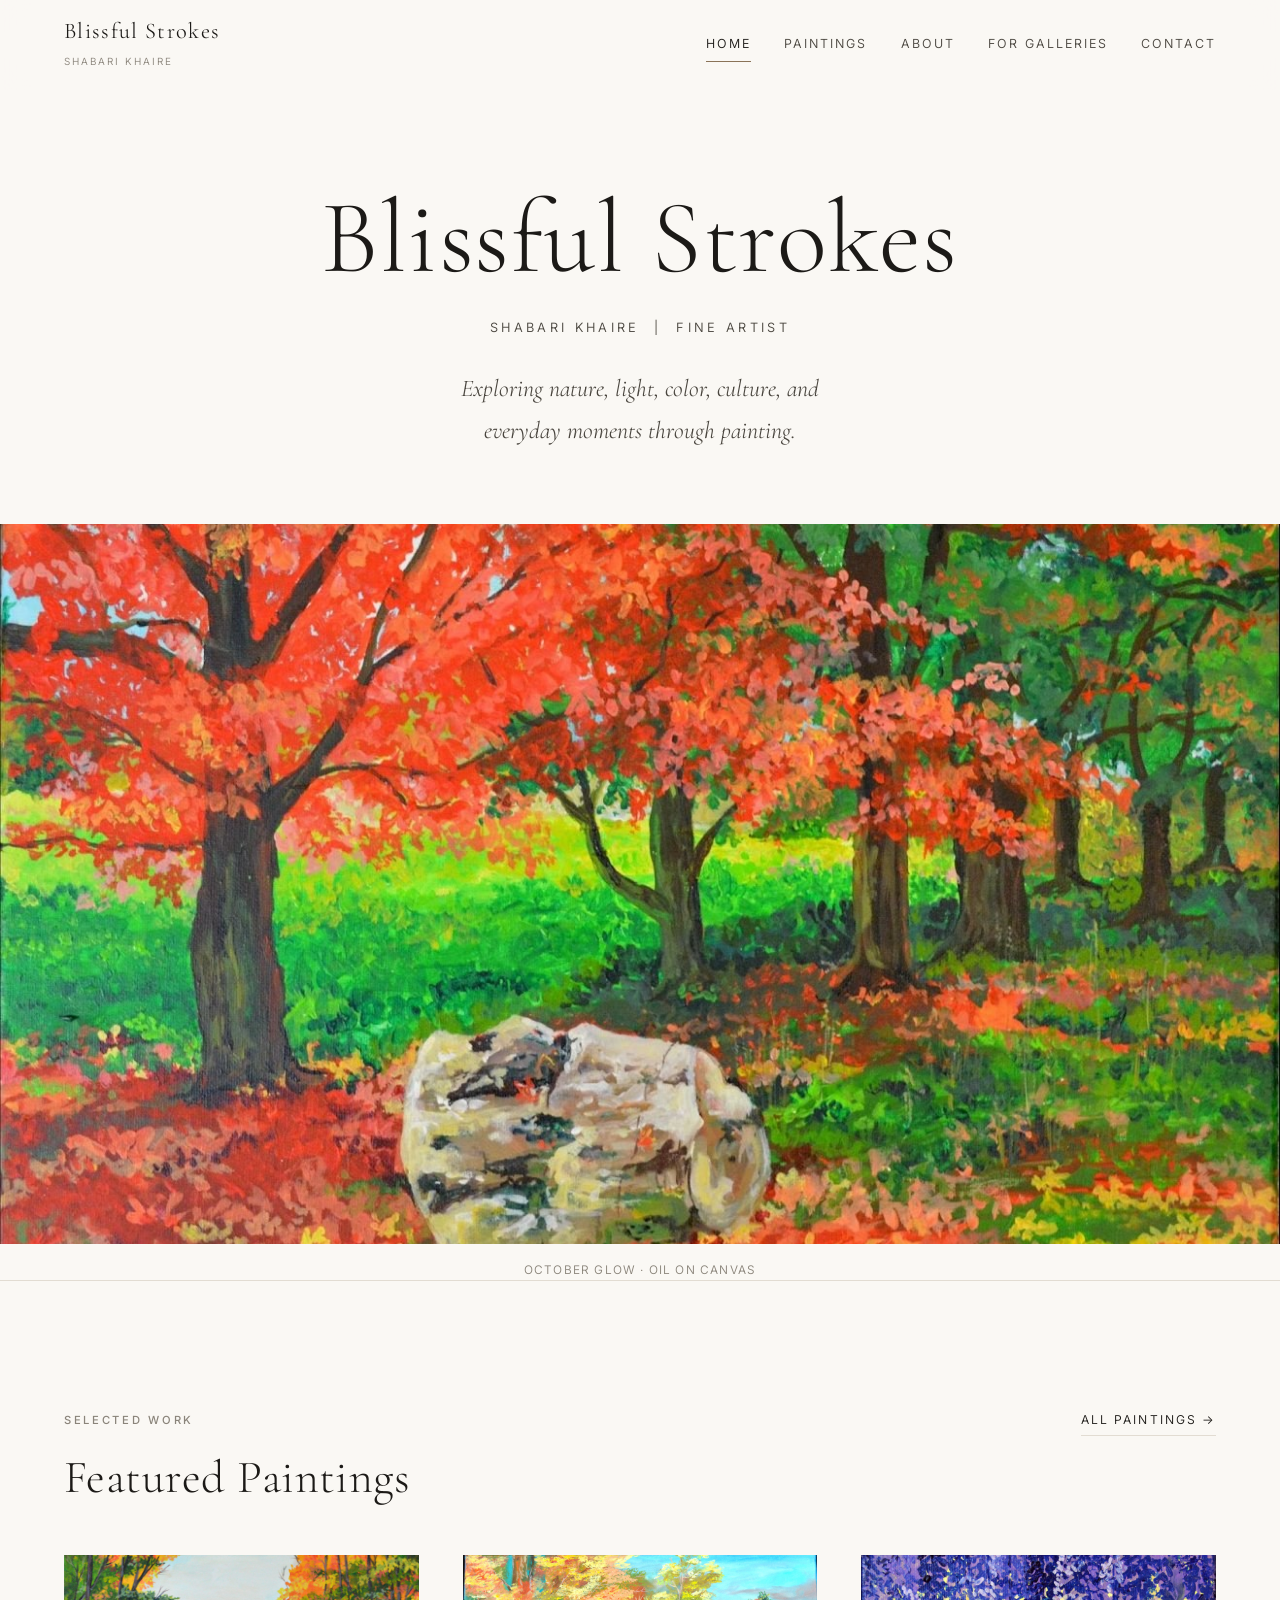
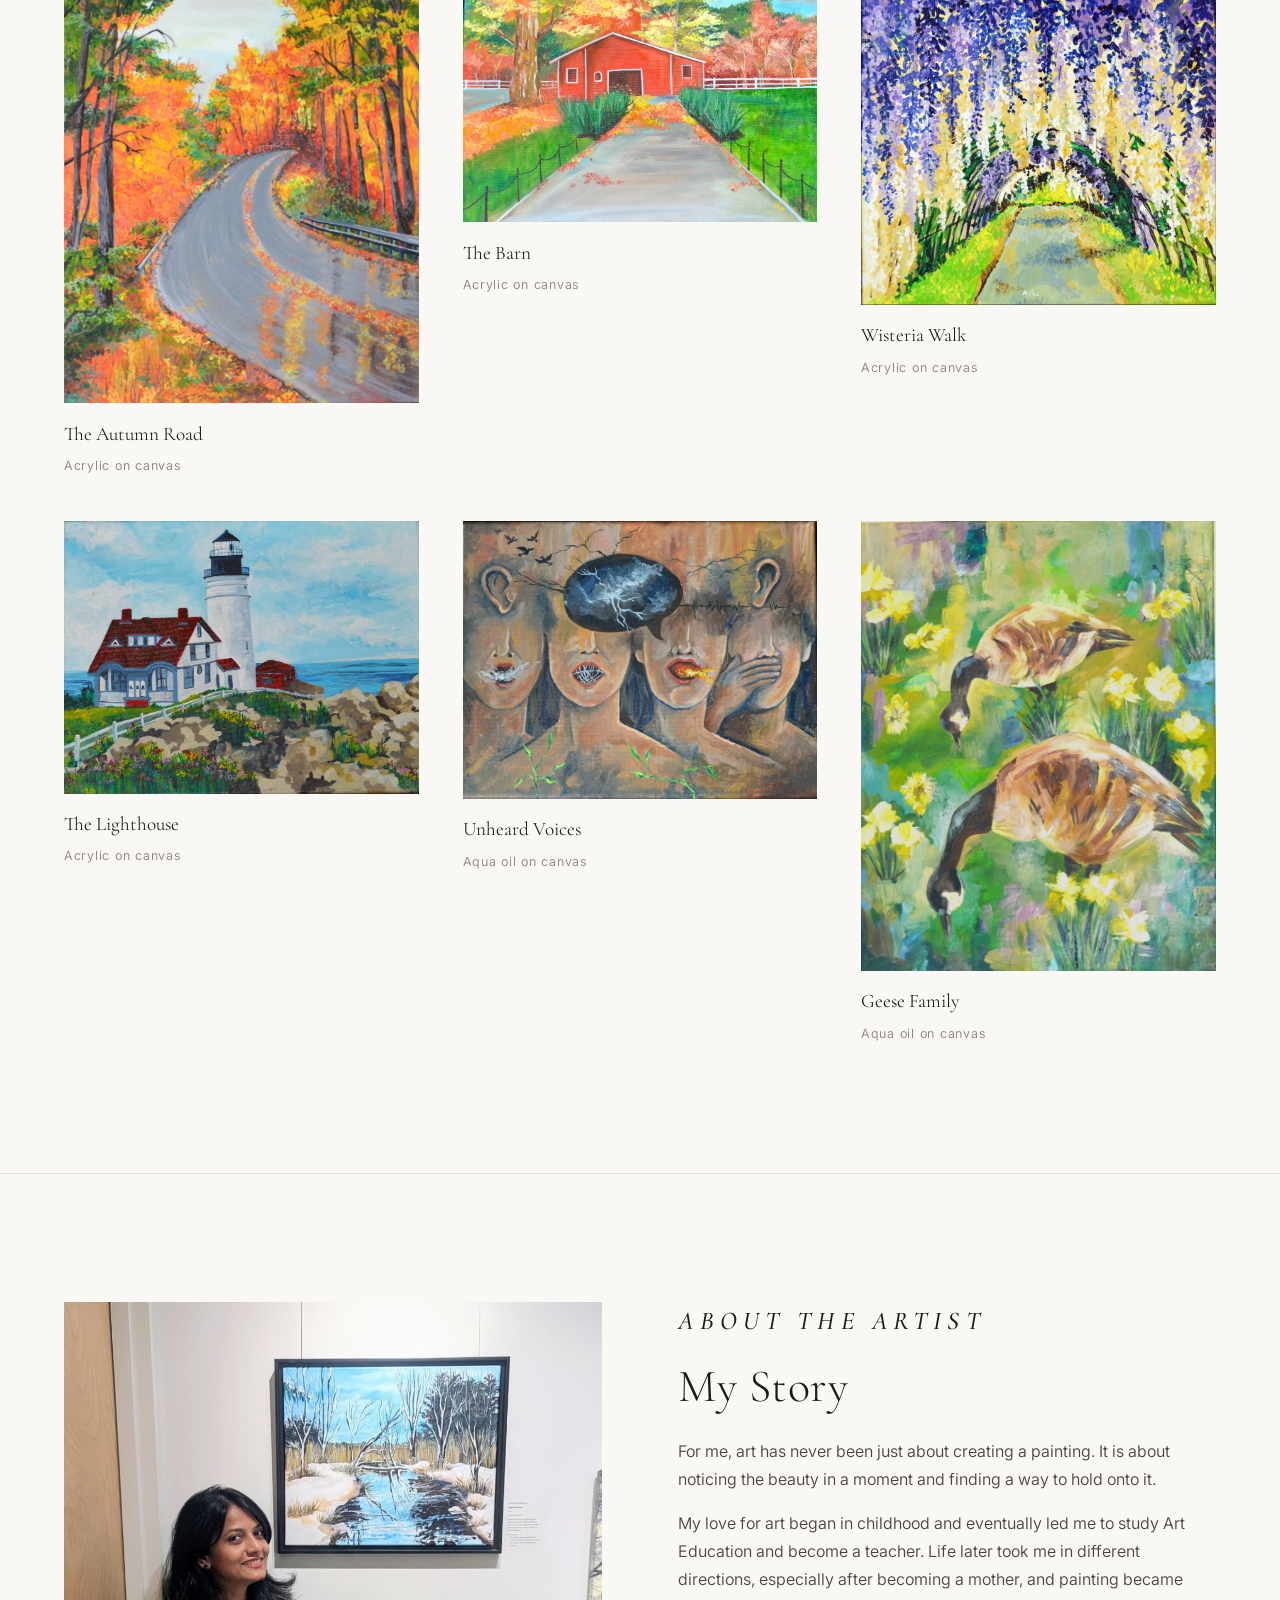
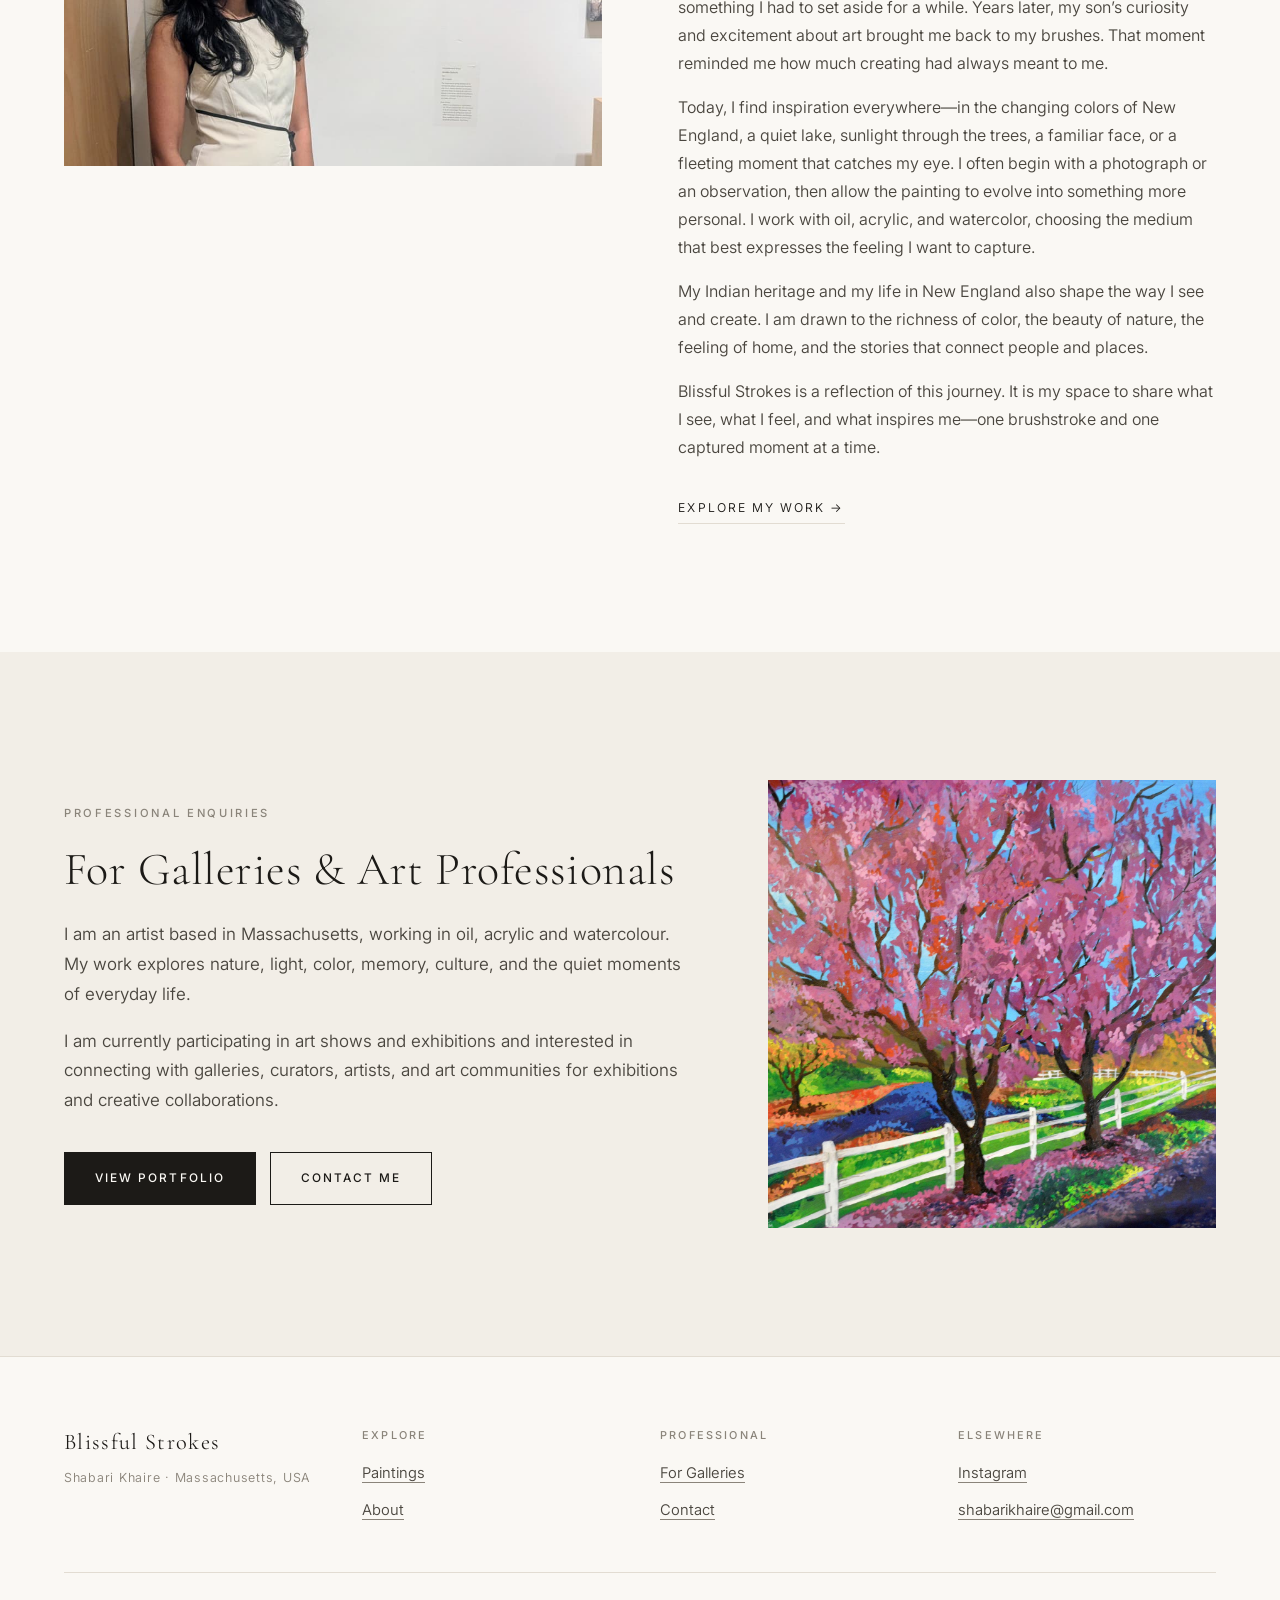
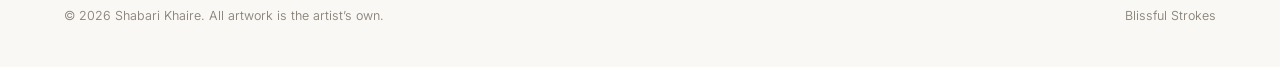
<file: index.html>
<!DOCTYPE html>
<html lang="en">
<head>
<meta charset="utf-8">
<meta name="viewport" content="width=device-width, initial-scale=1">
<title>Blissful Strokes | Shabari Khaire — Fine Artist</title>
<meta name="description" content="Blissful Strokes — paintings by Shabari Khaire, an artist based in Massachusetts exploring nature, light, colour, culture and everyday moments.">
<link rel="canonical" href="https://www.blissfulstrokes.com/">

<meta property="og:type" content="website">
<meta property="og:site_name" content="Blissful Strokes">
<meta property="og:title" content="Blissful Strokes | Shabari Khaire — Fine Artist">
<meta property="og:description" content="Paintings exploring nature, light, colour, culture and everyday moments.">
<meta property="og:url" content="https://www.blissfulstrokes.com/">
<meta property="og:image" content="https://www.blissfulstrokes.com/images/hero/hero.jpg">
<meta name="twitter:card" content="summary_large_image">

<link rel="icon" href="images/favicon.svg" type="image/svg+xml">
<link rel="preconnect" href="https://fonts.googleapis.com">
<link rel="preconnect" href="https://fonts.gstatic.com" crossorigin>
<link href="https://fonts.googleapis.com/css2?family=Cormorant+Garamond:ital,wght@0,300;0,400;1,300;1,400&family=Inter:wght@300;350;400;500&display=swap" rel="stylesheet">
<link rel="stylesheet" href="assets/css/style.css">

<script type="application/ld+json">
{
  "@context": "https://schema.org",
  "@type": "Person",
  "name": "Shabari Khaire",
  "alternateName": "Blissful Strokes",
  "jobTitle": "Fine Artist",
  "url": "https://www.blissfulstrokes.com/",
  "address": { "@type": "PostalAddress", "addressRegion": "MA", "addressCountry": "US" },
  "knowsAbout": ["Oil painting", "Acrylic painting", "Watercolour"]
}
</script>
</head>
<body>
<a class="skip-link" href="#main">Skip to content</a>

<header class="site-header">
  <div class="site-header__inner">
    <a class="brand" href="index.html">
      <span class="brand__name">Blissful Strokes</span>
      <span class="brand__sub">Shabari Khaire</span>
    </a>
    <button class="nav-toggle" aria-expanded="false" aria-controls="primary-nav" aria-label="Menu">
      <svg viewBox="0 0 24 24" fill="none" stroke="currentColor" stroke-width="1.4"><path d="M3 6h18M3 12h18M3 18h18"/></svg>
    </button>
    <nav class="nav" id="primary-nav" aria-label="Primary">
      <a href="index.html" aria-current="page">Home</a>
      <a href="paintings.html">Paintings</a>
      <a href="about.html">About</a>
      <a href="galleries.html">For Galleries</a>
      <a href="contact.html">Contact</a>
    </nav>
  </div>
</header>

<main id="main">

  <!-- ===================== HERO ===================== -->
  <section class="hero">
    <div class="wrap">
      <div class="hero__text">
        <h1 class="hero__title">Blissful Strokes</h1>
        <p class="hero__name">Shabari Khaire &nbsp;|&nbsp; Fine Artist</p>
        <p class="hero__tagline">Exploring nature, light, color, culture, and everyday moments through painting.</p>
      </div>
    </div>
    <figure class="hero__figure">
      <img class="hero__media" src="images/hero/hero.jpg?v=3"
           alt="October Glow, oil on canvas, by Shabari Khaire" width="2600" height="1988" fetchpriority="high">
      <figcaption class="hero__caption">October Glow &middot; Oil on canvas</figcaption>
    </figure>
  </section>

  <!-- ===================== FEATURED PAINTINGS ===================== -->
  <section class="section section--rule" id="paintings">
    <div class="wrap">
      <div class="section-head reveal">
        <div>
          <p class="eyebrow">Selected work</p>
          <h2>Featured Paintings</h2>
        </div>
        <a class="link-arrow" href="paintings.html">All paintings &rarr;</a>
      </div>

      <div class="grid grid--3">
        <figure class="piece reveal">
          <a class="piece__link" href="images/paintings/the-autumn-road.jpg" data-lightbox="The Autumn Road &mdash; Acrylic on canvas">
            <img class="piece__img" src="images/paintings/the-autumn-road.jpg" loading="lazy" decoding="async"
                 width="1584" height="2000" alt="The Autumn Road, acrylic on canvas, by Shabari Khaire">
          </a>
          <figcaption class="piece__meta">
            <span class="piece__title">The Autumn Road</span>
            <p class="piece__detail">Acrylic on canvas</p>
          </figcaption>
        </figure>
        <figure class="piece piece--landscape reveal">
          <a class="piece__link" href="images/paintings/the-barn.jpg?v=2" data-lightbox="The Barn &mdash; Acrylic on canvas">
            <img class="piece__img" src="images/paintings/the-barn.jpg?v=2" loading="lazy" decoding="async"
                 width="2000" height="1506" alt="The Barn, acrylic on canvas, by Shabari Khaire">
          </a>
          <figcaption class="piece__meta">
            <span class="piece__title">The Barn</span>
            <p class="piece__detail">Acrylic on canvas</p>
          </figcaption>
        </figure>
        <figure class="piece piece--square reveal">
          <a class="piece__link" href="images/paintings/wisteria-walk.jpg" data-lightbox="Wisteria Walk &mdash; Acrylic on canvas">
            <img class="piece__img" src="images/paintings/wisteria-walk.jpg" loading="lazy" decoding="async"
                 width="2000" height="1970" alt="Wisteria Walk, acrylic on canvas, by Shabari Khaire">
          </a>
          <figcaption class="piece__meta">
            <span class="piece__title">Wisteria Walk</span>
            <p class="piece__detail">Acrylic on canvas</p>
          </figcaption>
        </figure>
        <figure class="piece piece--landscape reveal">
          <a class="piece__link" href="images/paintings/the-lighthouse.jpg" data-lightbox="The Lighthouse &mdash; Acrylic on canvas">
            <img class="piece__img" src="images/paintings/the-lighthouse.jpg" loading="lazy" decoding="async"
                 width="2000" height="1538" alt="The Lighthouse, acrylic on canvas, by Shabari Khaire">
          </a>
          <figcaption class="piece__meta">
            <span class="piece__title">The Lighthouse</span>
            <p class="piece__detail">Acrylic on canvas</p>
          </figcaption>
        </figure>
        <figure class="piece piece--landscape reveal">
          <a class="piece__link" href="images/paintings/unheard-voices.jpg" data-lightbox="Unheard Voices &mdash; Aqua oil on canvas">
            <img class="piece__img" src="images/paintings/unheard-voices.jpg" loading="lazy" decoding="async"
                 width="2000" height="1569" alt="Unheard Voices, aqua oil on canvas, by Shabari Khaire">
          </a>
          <figcaption class="piece__meta">
            <span class="piece__title">Unheard Voices</span>
            <p class="piece__detail">Aqua oil on canvas</p>
          </figcaption>
        </figure>
        <figure class="piece reveal">
          <a class="piece__link" href="images/paintings/geese-family.jpg" data-lightbox="Geese Family &mdash; Aqua oil on canvas">
            <img class="piece__img" src="images/paintings/geese-family.jpg" loading="lazy" decoding="async"
                 width="1576" height="2000" alt="Geese Family, aqua oil on canvas, by Shabari Khaire">
          </a>
          <figcaption class="piece__meta">
            <span class="piece__title">Geese Family</span>
            <p class="piece__detail">Aqua oil on canvas</p>
          </figcaption>
        </figure>
      </div>
    </div>
  </section>


  <!-- ===================== MY STORY ===================== -->
  <section class="section section--rule" id="story">
    <div class="wrap">
      <div class="story">
        <div class="reveal">
          <img class="story__portrait" src="images/portrait.jpg?v=2" width="982" height="848"
               loading="lazy" alt="Shabari Khaire standing beside one of her paintings at an exhibition">
        </div>
        <div class="story__body reveal">
          <p class="eyebrow">About the artist</p>
          <h2 style="font-size:clamp(1.9rem,3.6vw,2.9rem);margin-bottom:1.5rem;">My Story</h2>

          <p>For me, art has never been just about creating a painting. It is about noticing the beauty in a moment and finding a way to hold onto it.</p>

          <p>My love for art began in childhood and eventually led me to study Art Education and become a teacher. Life later took me in different directions, especially after becoming a mother, and painting became something I had to set aside for a while. Years later, my son&rsquo;s curiosity and excitement about art brought me back to my brushes. That moment reminded me how much creating had always meant to me.</p>

          <p>Today, I find inspiration everywhere&mdash;in the changing colors of New England, a quiet lake, sunlight through the trees, a familiar face, or a fleeting moment that catches my eye. I often begin with a photograph or an observation, then allow the painting to evolve into something more personal. I work with oil, acrylic, and watercolor, choosing the medium that best expresses the feeling I want to capture.</p>


          <p>My Indian heritage and my life in New England also shape the way I see and create. I am drawn to the richness of color, the beauty of nature, the feeling of home, and the stories that connect people and places.</p>

          <p>Blissful Strokes is a reflection of this journey. It is my space to share what I see, what I feel, and what inspires me&mdash;one brushstroke and one captured moment at a time.</p>

          <div class="btn-row">
            <a class="link-arrow" href="paintings.html">Explore my work &rarr;</a>
          </div>
        </div>
      </div>
    </div>
  </section>

  <!-- ===================== FOR GALLERIES ===================== -->
  <section class="section section--deep" id="galleries">
    <div class="wrap">
      <div class="panel">
        <div class="reveal">
          <p class="eyebrow">Professional enquiries</p>
          <h2 style="font-size:clamp(1.9rem,3.6vw,2.9rem);margin-bottom:1.5rem;">For Galleries &amp; Art Professionals</h2>
          <p class="lede">I am an artist based in Massachusetts, working in oil, acrylic and watercolour. My work explores nature, light, color, memory, culture, and the quiet moments of everyday life.</p>
          <p class="lede">I am currently participating in art shows and exhibitions and interested in connecting with galleries, curators, artists, and art communities for exhibitions and creative collaborations.</p>
          <div class="btn-row">
            <a class="btn btn--solid" href="paintings.html">View Portfolio</a>
            <a class="btn" href="contact.html">Contact Me</a>
          </div>
        </div>
        <div class="reveal">
          <img class="panel__media" src="images/paintings/cherry-blossom-path.jpg" loading="lazy"
               alt="Detail of a painting by Shabari Khaire">
        </div>
      </div>
    </div>
  </section>

</main>

<footer class="site-footer">
  <div class="wrap">
    <div class="site-footer__grid">
      <div>
        <span class="brand__name">Blissful Strokes</span>
        <p class="piece__detail" style="margin-top:0.6rem;">Shabari Khaire &middot; Massachusetts, USA</p>
      </div>
      <div>
        <h3>Explore</h3>
        <ul>
          <li><a href="paintings.html">Paintings</a></li>
          <li><a href="about.html">About</a></li>
        </ul>
      </div>
      <div>
        <h3>Professional</h3>
        <ul>
          <li><a href="galleries.html">For Galleries</a></li>
          <li><a href="contact.html">Contact</a></li>
        </ul>
      </div>
      <div>
        <h3>Elsewhere</h3>
        <ul>
          <li><a href="https://www.instagram.com/shabarikhaire" rel="me noopener" target="_blank">Instagram</a></li>
          <li><a href="mailto:shabarikhaire@gmail.com">shabarikhaire@gmail.com</a></li>
        </ul>
      </div>
    </div>
    <div class="site-footer__bottom">
      <span>&copy; <span id="year">2026</span> Shabari Khaire. All artwork is the artist&rsquo;s own.</span>
      <span>Blissful Strokes</span>
    </div>
  </div>
</footer>

<script src="assets/js/main.js" defer></script>
<script>document.getElementById('year').textContent = new Date().getFullYear();</script>
</body>
</html>
</file>
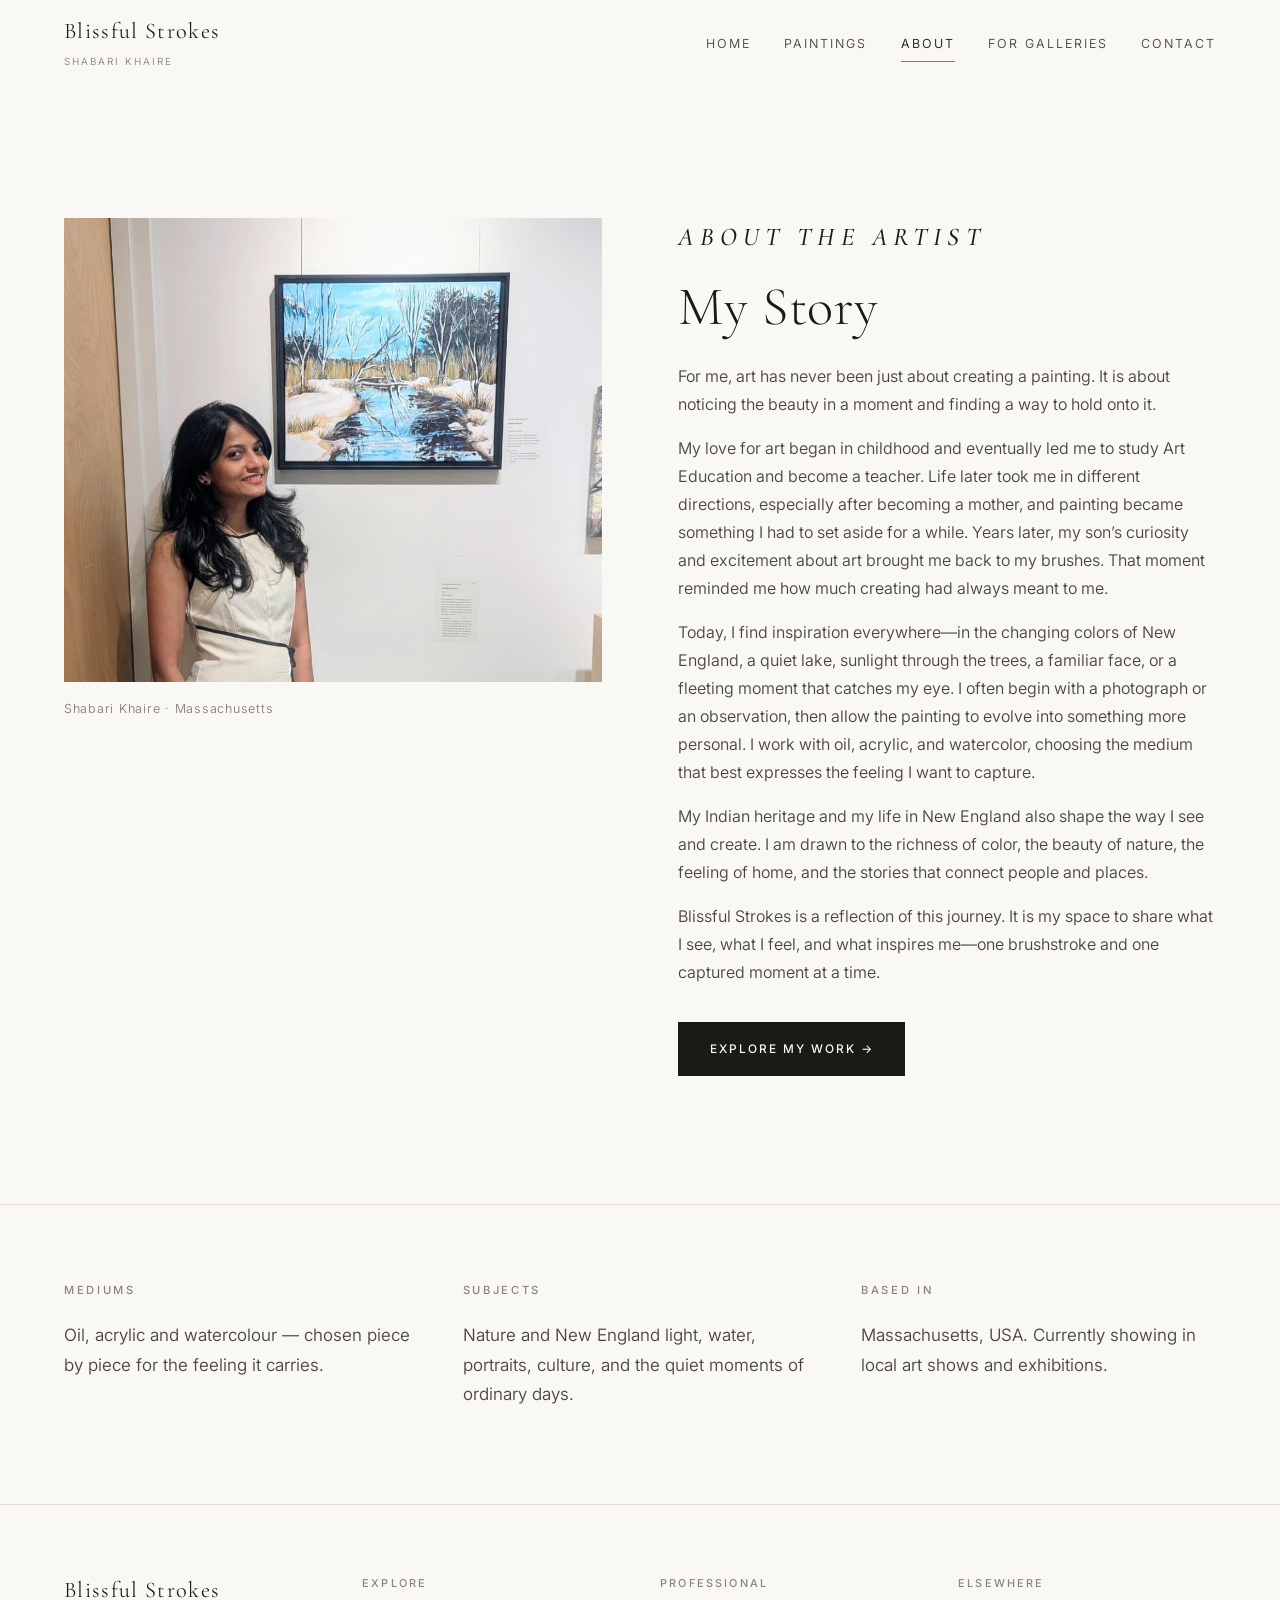
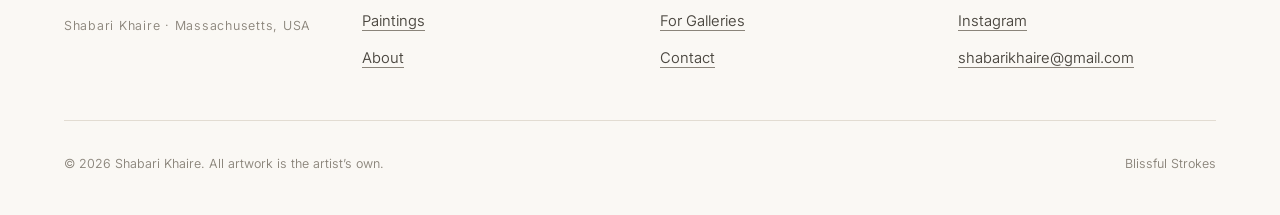
<file: about.html>
<!DOCTYPE html>
<html lang="en">
<head>
<meta charset="utf-8">
<meta name="viewport" content="width=device-width, initial-scale=1">
<title>About | Blissful Strokes — Shabari Khaire</title>
<meta name="description" content="The story behind Blissful Strokes — Shabari Khaire, fine artist based in Massachusetts.">
<link rel="canonical" href="https://www.blissfulstrokes.com/about.html">
<meta property="og:type" content="website">
<meta property="og:site_name" content="Blissful Strokes">
<meta property="og:title" content="About | Blissful Strokes — Shabari Khaire">
<meta property="og:description" content="The story behind Blissful Strokes — Shabari Khaire, fine artist based in Massachusetts.">
<meta property="og:url" content="https://www.blissfulstrokes.com/about.html">
<meta property="og:image" content="https://www.blissfulstrokes.com/images/hero/hero.jpg">
<meta name="twitter:card" content="summary_large_image">
<link rel="icon" href="images/favicon.svg" type="image/svg+xml">
<link rel="preconnect" href="https://fonts.googleapis.com">
<link rel="preconnect" href="https://fonts.gstatic.com" crossorigin>
<link href="https://fonts.googleapis.com/css2?family=Cormorant+Garamond:ital,wght@0,300;0,400;1,300;1,400&family=Inter:wght@300;350;400;500&display=swap" rel="stylesheet">
<link rel="stylesheet" href="assets/css/style.css">
</head>
<body>
<a class="skip-link" href="#main">Skip to content</a>

<header class="site-header">
  <div class="site-header__inner">
    <a class="brand" href="index.html">
      <span class="brand__name">Blissful Strokes</span>
      <span class="brand__sub">Shabari Khaire</span>
    </a>
    <button class="nav-toggle" aria-expanded="false" aria-controls="primary-nav" aria-label="Menu">
      <svg viewBox="0 0 24 24" fill="none" stroke="currentColor" stroke-width="1.4"><path d="M3 6h18M3 12h18M3 18h18"/></svg>
    </button>
    <nav class="nav" id="primary-nav" aria-label="Primary">
      <a href="index.html">Home</a>
      <a href="paintings.html">Paintings</a>
      <a href="about.html" aria-current="page">About</a>
      <a href="galleries.html">For Galleries</a>
      <a href="contact.html">Contact</a>
    </nav>
  </div>
</header>

<main id="main">
  <section class="section">
    <div class="wrap">
      <div class="story">
        <div class="reveal">
          <img class="story__portrait" src="images/portrait.jpg?v=2" width="982" height="848" loading="lazy" alt="Shabari Khaire standing beside one of her paintings at an exhibition">
          <p class="caption piece__detail" style="margin-top:1rem;">Shabari Khaire &middot; Massachusetts</p>
        </div>
        <div class="story__body reveal">
          <p class="eyebrow">About the artist</p>
          <h1 style="font-size:clamp(2.2rem,5vw,3.4rem);margin-bottom:1.5rem;">My Story</h1>
          <p>For me, art has never been just about creating a painting. It is about noticing the beauty in a moment and finding a way to hold onto it.</p>
          <p>My love for art began in childhood and eventually led me to study Art Education and become a teacher. Life later took me in different directions, especially after becoming a mother, and painting became something I had to set aside for a while. Years later, my son&rsquo;s curiosity and excitement about art brought me back to my brushes. That moment reminded me how much creating had always meant to me.</p>
          <p>Today, I find inspiration everywhere&mdash;in the changing colors of New England, a quiet lake, sunlight through the trees, a familiar face, or a fleeting moment that catches my eye. I often begin with a photograph or an observation, then allow the painting to evolve into something more personal. I work with oil, acrylic, and watercolor, choosing the medium that best expresses the feeling I want to capture.</p>
          <p>My Indian heritage and my life in New England also shape the way I see and create. I am drawn to the richness of color, the beauty of nature, the feeling of home, and the stories that connect people and places.</p>
          <p>Blissful Strokes is a reflection of this journey. It is my space to share what I see, what I feel, and what inspires me&mdash;one brushstroke and one captured moment at a time.</p>
          <div class="btn-row">
            <a class="btn btn--solid" href="paintings.html">Explore my work &rarr;</a>
          </div>
        </div>
      </div>
    </div>
  </section>

  <section class="section section--rule section--tight">
    <div class="wrap">
      <div class="grid grid--3">
        <div class="reveal">
          <p class="eyebrow">Mediums</p>
          <p class="lede">Oil, acrylic and watercolour &mdash; chosen piece by piece for the feeling it carries.</p>
        </div>
        <div class="reveal">
          <p class="eyebrow">Subjects</p>
          <p class="lede">Nature and New England light, water, portraits, culture, and the quiet moments of ordinary days.</p>
        </div>
        <div class="reveal">
          <p class="eyebrow">Based in</p>
          <p class="lede">Massachusetts, USA. Currently showing in local art shows and exhibitions.</p>
        </div>
      </div>
    </div>
  </section>
</main>

<footer class="site-footer">
  <div class="wrap">
    <div class="site-footer__grid">
      <div>
        <span class="brand__name">Blissful Strokes</span>
        <p class="piece__detail" style="margin-top:0.6rem;">Shabari Khaire &middot; Massachusetts, USA</p>
      </div>
      <div>
        <h3>Explore</h3>
        <ul>
          <li><a href="paintings.html">Paintings</a></li>
          <li><a href="about.html">About</a></li>
        </ul>
      </div>
      <div>
        <h3>Professional</h3>
        <ul>
          <li><a href="galleries.html">For Galleries</a></li>
          <li><a href="contact.html">Contact</a></li>
        </ul>
      </div>
      <div>
        <h3>Elsewhere</h3>
        <ul>
          <li><a href="https://www.instagram.com/shabarikhaire" rel="me noopener" target="_blank">Instagram</a></li>
          <li><a href="mailto:shabarikhaire@gmail.com">shabarikhaire@gmail.com</a></li>
        </ul>
      </div>
    </div>
    <div class="site-footer__bottom">
      <span>&copy; <span id="year">2026</span> Shabari Khaire. All artwork is the artist&rsquo;s own.</span>
      <span>Blissful Strokes</span>
    </div>
  </div>
</footer>

<script src="assets/js/main.js" defer></script>
<script>document.getElementById('year').textContent = new Date().getFullYear();</script>
</body>
</html>
</file>
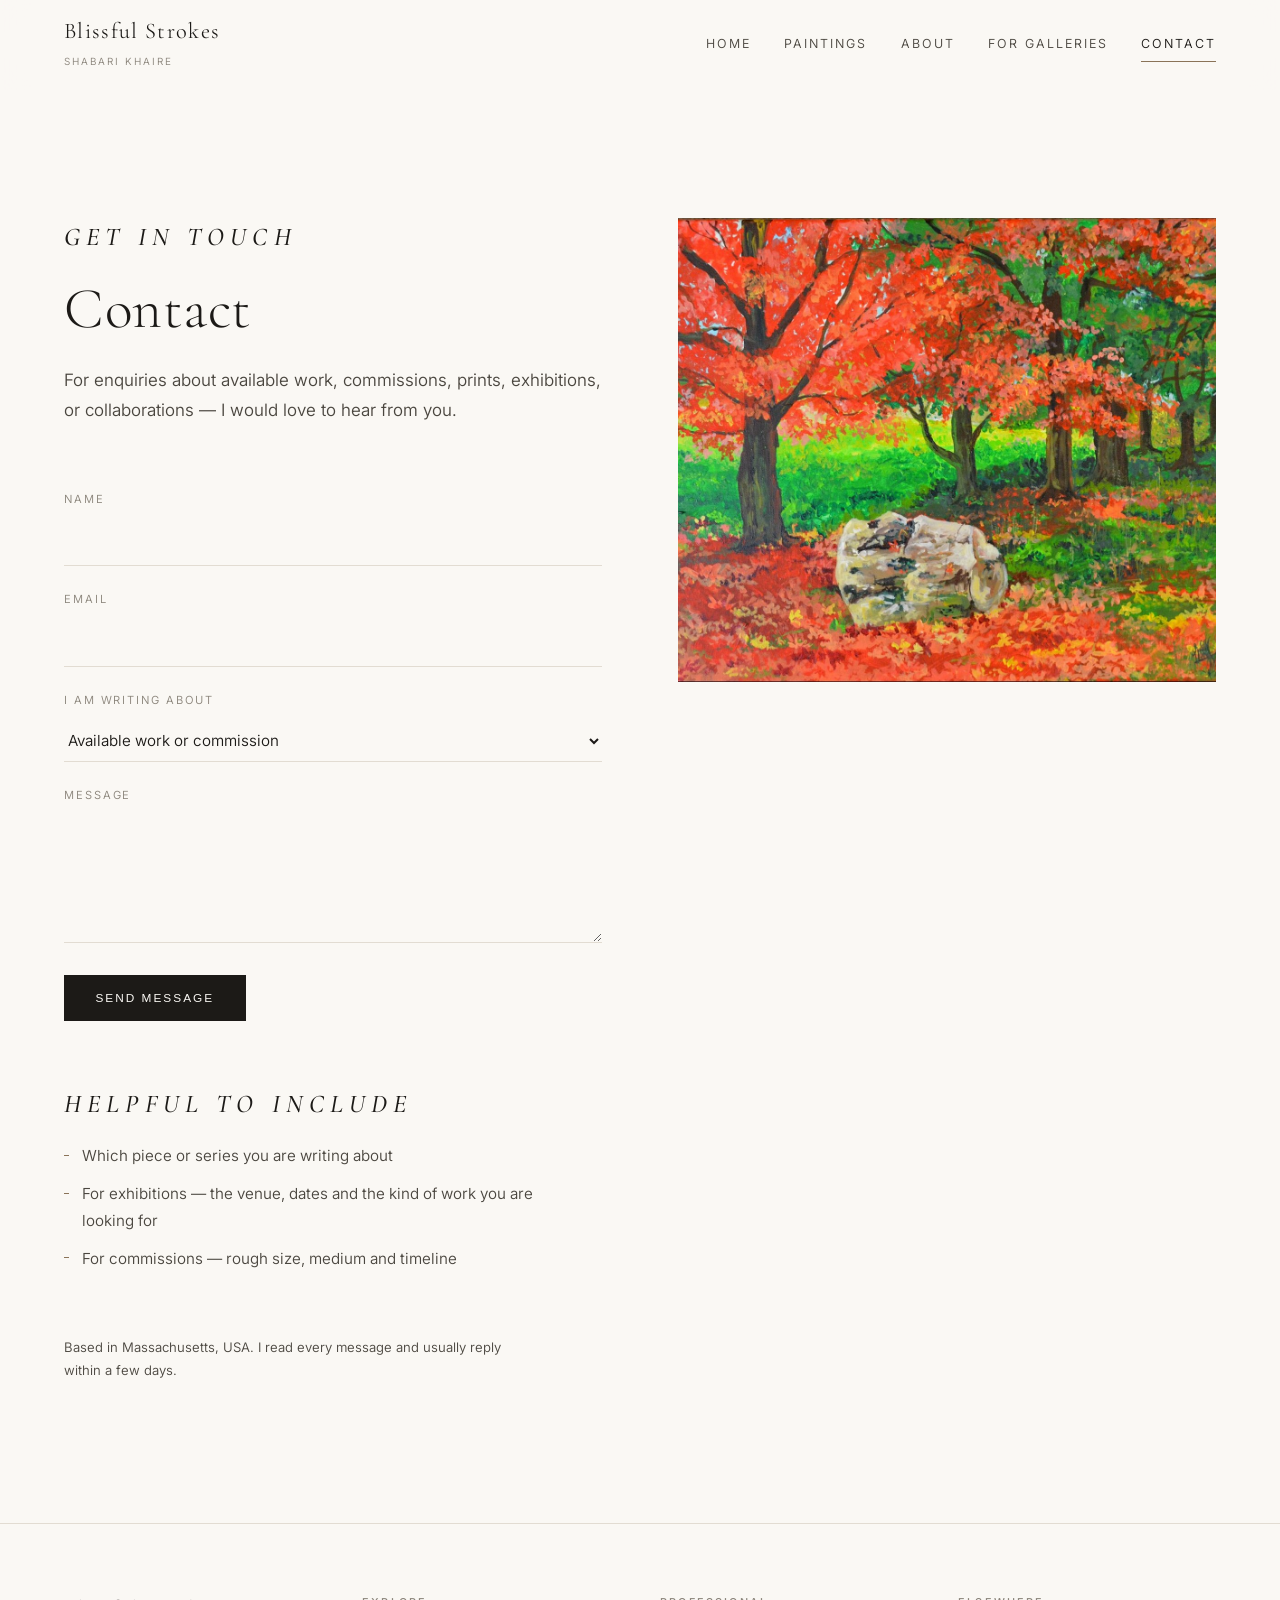
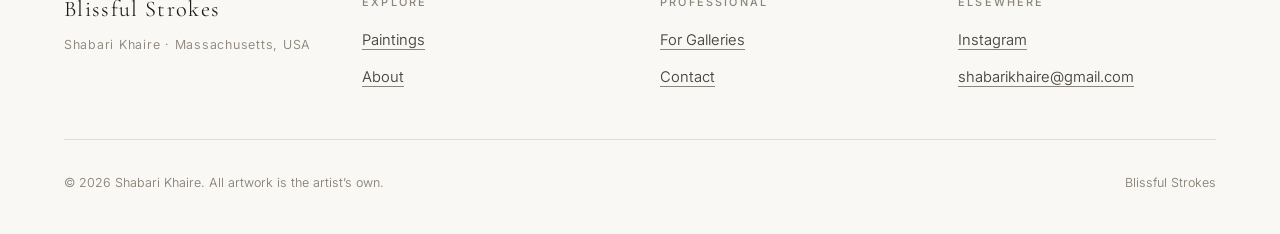
<file: contact.html>
<!DOCTYPE html>
<html lang="en">
<head>
<meta charset="utf-8">
<meta name="viewport" content="width=device-width, initial-scale=1">
<title>Contact | Blissful Strokes — Shabari Khaire</title>
<meta name="description" content="Contact Shabari Khaire about available paintings, prints, commissions, exhibitions and collaborations.">
<link rel="canonical" href="https://www.blissfulstrokes.com/contact.html">
<meta property="og:type" content="website">
<meta property="og:site_name" content="Blissful Strokes">
<meta property="og:title" content="Contact | Blissful Strokes — Shabari Khaire">
<meta property="og:description" content="Contact Shabari Khaire about available paintings, prints, commissions, exhibitions and collaborations.">
<meta property="og:url" content="https://www.blissfulstrokes.com/contact.html">
<meta property="og:image" content="https://www.blissfulstrokes.com/images/hero/hero.jpg">
<meta name="twitter:card" content="summary_large_image">
<link rel="icon" href="images/favicon.svg" type="image/svg+xml">
<link rel="preconnect" href="https://fonts.googleapis.com">
<link rel="preconnect" href="https://fonts.gstatic.com" crossorigin>
<link href="https://fonts.googleapis.com/css2?family=Cormorant+Garamond:ital,wght@0,300;0,400;1,300;1,400&family=Inter:wght@300;350;400;500&display=swap" rel="stylesheet">
<link rel="stylesheet" href="assets/css/style.css">
</head>
<body>
<a class="skip-link" href="#main">Skip to content</a>

<header class="site-header">
  <div class="site-header__inner">
    <a class="brand" href="index.html">
      <span class="brand__name">Blissful Strokes</span>
      <span class="brand__sub">Shabari Khaire</span>
    </a>
    <button class="nav-toggle" aria-expanded="false" aria-controls="primary-nav" aria-label="Menu">
      <svg viewBox="0 0 24 24" fill="none" stroke="currentColor" stroke-width="1.4"><path d="M3 6h18M3 12h18M3 18h18"/></svg>
    </button>
    <nav class="nav" id="primary-nav" aria-label="Primary">
      <a href="index.html">Home</a>
      <a href="paintings.html">Paintings</a>
      <a href="about.html">About</a>
      <a href="galleries.html">For Galleries</a>
      <a href="contact.html" aria-current="page">Contact</a>
    </nav>
  </div>
</header>

<main id="main">
  <section class="section">
    <div class="wrap">
      <div class="story">
        <div class="story__body reveal">
          <p class="eyebrow">Get in touch</p>
          <h1 style="font-size:clamp(2.2rem,5vw,3.6rem);margin-bottom:1.5rem;">Contact</h1>
          <p class="lede">For enquiries about available work, commissions, prints, exhibitions, or collaborations &mdash; I would love to hear from you.</p>

          <!--
            FORMSPREE: replace YOUR_HASHID with the 8-character id from the endpoint
            Formspree shows after you create the form (https://formspree.io/f/<hashid>).
            Free plan = 50 submissions/month. The destination email must be verified in
            Formspree or nothing is delivered. The email block below works regardless.
          -->
          <form class="form mt-lg" id="contact-form" action="https://formspree.io/f/mkjgakel" method="POST">
            <div class="field">
              <label for="name">Name</label>
              <input id="name" name="name" type="text" autocomplete="name" required>
            </div>
            <div class="field">
              <label for="email">Email</label>
              <input id="email" name="email" type="email" autocomplete="email" required>
            </div>
            <div class="field">
              <label for="subject">I am writing about</label>
              <select id="subject" name="subject">
                <option>Available work or commission</option>
                <option>Exhibition or gallery enquiry</option>
                <option>Prints</option>
                <option>Press or feature</option>
                <option>Something else</option>
              </select>
            </div>
            <div class="field">
              <label for="message">Message</label>
              <textarea id="message" name="message" required></textarea>
            </div>
            <input type="text" name="_gotcha" class="visually-hidden" tabindex="-1" autocomplete="off" aria-hidden="true">
            <div class="btn-row" style="margin-top:0.5rem;">
              <button class="btn btn--solid" type="submit">Send message</button>
            </div>
            <p class="form-status" role="status" aria-live="polite" hidden></p>
          </form>

          <div class="mt-lg">
            <p class="eyebrow">Helpful to include</p>
            <ul class="plain-list">
              <li>Which piece or series you are writing about</li>
              <li>For exhibitions &mdash; the venue, dates and the kind of work you are looking for</li>
              <li>For commissions &mdash; rough size, medium and timeline</li>
            </ul>
          </div>

          <p class="form-note mt-lg">Based in Massachusetts, USA. I read every message and usually reply within a few days.</p>
        </div>
        <div class="reveal">
          <img class="story__portrait" src="images/paintings/october-glow.jpg" loading="lazy" alt="Painting by Shabari Khaire">
        </div>
      </div>
    </div>
  </section>
</main>

<footer class="site-footer">
  <div class="wrap">
    <div class="site-footer__grid">
      <div>
        <span class="brand__name">Blissful Strokes</span>
        <p class="piece__detail" style="margin-top:0.6rem;">Shabari Khaire &middot; Massachusetts, USA</p>
      </div>
      <div>
        <h3>Explore</h3>
        <ul>
          <li><a href="paintings.html">Paintings</a></li>
          <li><a href="about.html">About</a></li>
        </ul>
      </div>
      <div>
        <h3>Professional</h3>
        <ul>
          <li><a href="galleries.html">For Galleries</a></li>
          <li><a href="contact.html">Contact</a></li>
        </ul>
      </div>
      <div>
        <h3>Elsewhere</h3>
        <ul>
          <li><a href="https://www.instagram.com/shabarikhaire" rel="me noopener" target="_blank">Instagram</a></li>
          <li><a href="mailto:shabarikhaire@gmail.com">shabarikhaire@gmail.com</a></li>
        </ul>
      </div>
    </div>
    <div class="site-footer__bottom">
      <span>&copy; <span id="year">2026</span> Shabari Khaire. All artwork is the artist&rsquo;s own.</span>
      <span>Blissful Strokes</span>
    </div>
  </div>
</footer>

<script src="assets/js/main.js" defer></script>
<script>document.getElementById('year').textContent = new Date().getFullYear();</script>
</body>
</html>
</file>
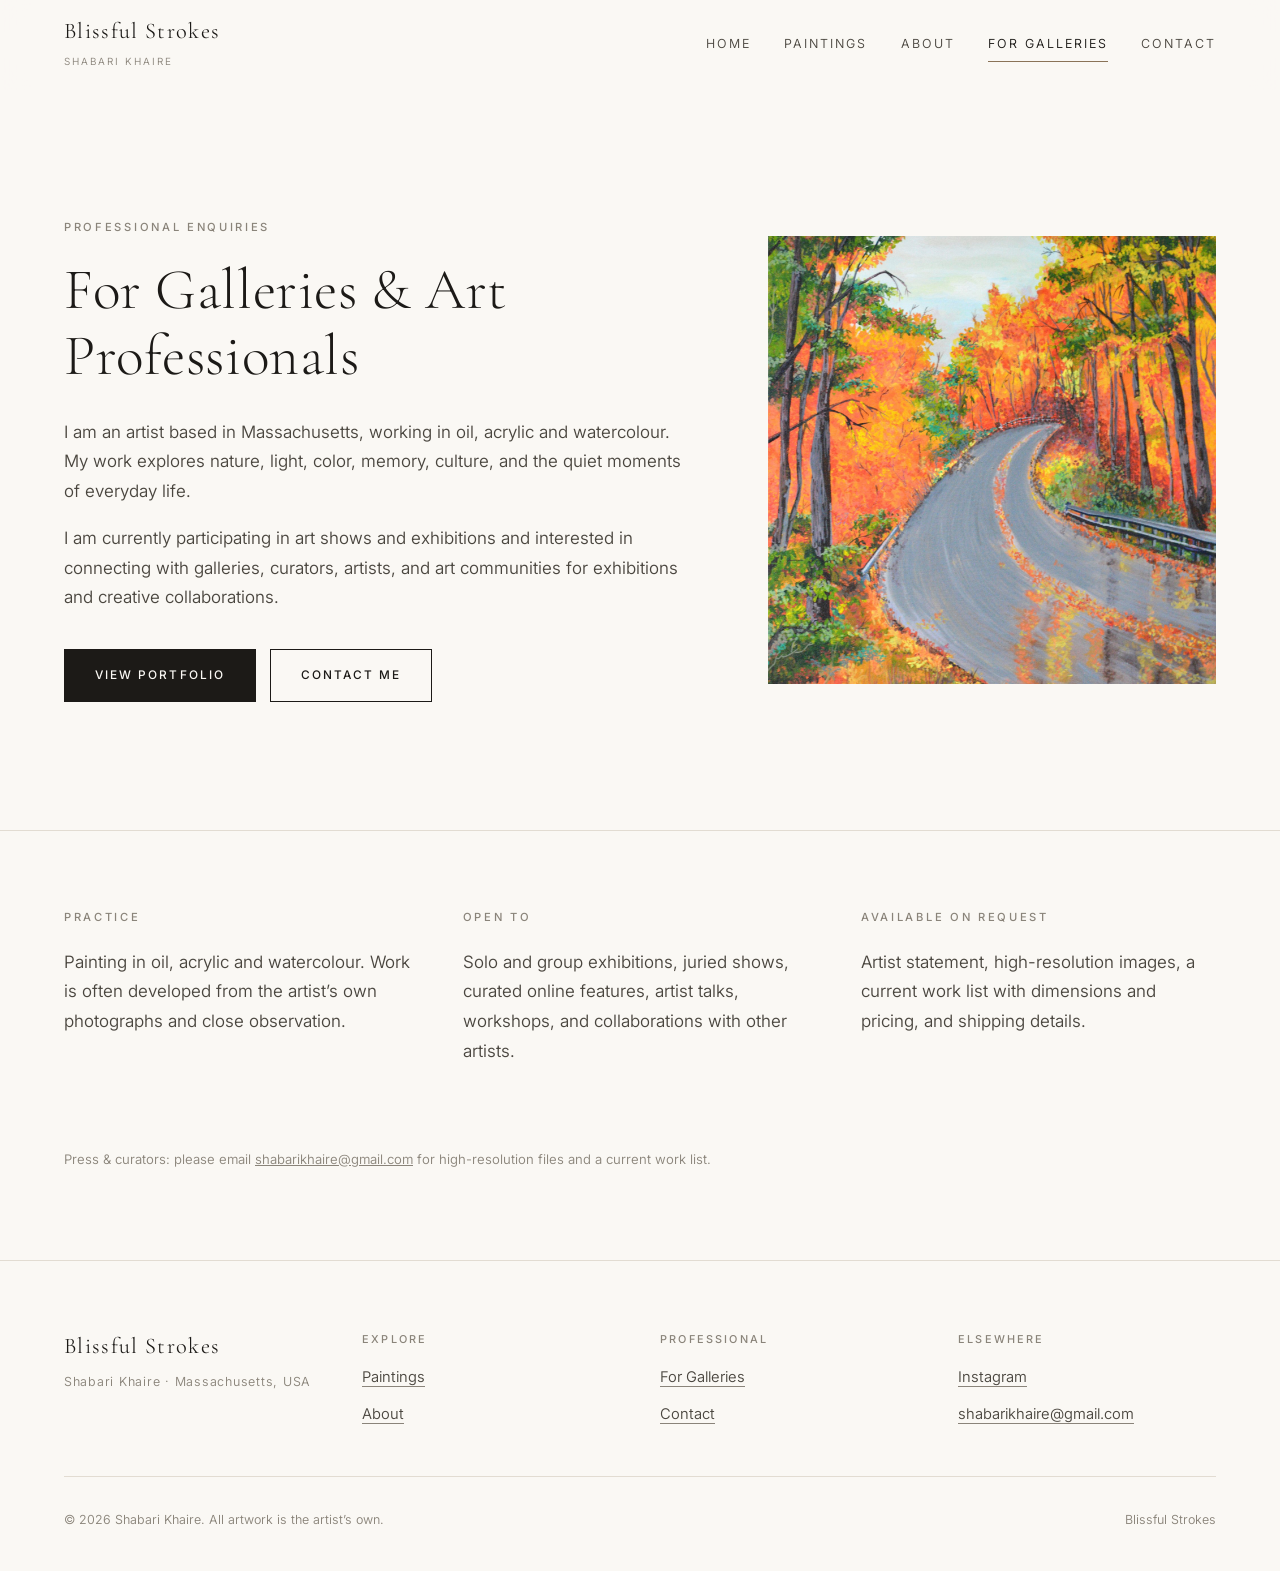
<file: galleries.html>
<!DOCTYPE html>
<html lang="en">
<head>
<meta charset="utf-8">
<meta name="viewport" content="width=device-width, initial-scale=1">
<title>For Galleries &amp; Art Professionals | Blissful Strokes — Shabari Khaire</title>
<meta name="description" content="Exhibition and collaboration enquiries for Shabari Khaire — fine artist based in Massachusetts.">
<link rel="canonical" href="https://www.blissfulstrokes.com/galleries.html">
<meta property="og:type" content="website">
<meta property="og:site_name" content="Blissful Strokes">
<meta property="og:title" content="For Galleries &amp; Art Professionals | Blissful Strokes — Shabari Khaire">
<meta property="og:description" content="Exhibition and collaboration enquiries for Shabari Khaire — fine artist based in Massachusetts.">
<meta property="og:url" content="https://www.blissfulstrokes.com/galleries.html">
<meta property="og:image" content="https://www.blissfulstrokes.com/images/hero/hero.jpg">
<meta name="twitter:card" content="summary_large_image">
<link rel="icon" href="images/favicon.svg" type="image/svg+xml">
<link rel="preconnect" href="https://fonts.googleapis.com">
<link rel="preconnect" href="https://fonts.gstatic.com" crossorigin>
<link href="https://fonts.googleapis.com/css2?family=Cormorant+Garamond:ital,wght@0,300;0,400;1,300;1,400&family=Inter:wght@300;350;400;500&display=swap" rel="stylesheet">
<link rel="stylesheet" href="assets/css/style.css">
</head>
<body>
<a class="skip-link" href="#main">Skip to content</a>

<header class="site-header">
  <div class="site-header__inner">
    <a class="brand" href="index.html">
      <span class="brand__name">Blissful Strokes</span>
      <span class="brand__sub">Shabari Khaire</span>
    </a>
    <button class="nav-toggle" aria-expanded="false" aria-controls="primary-nav" aria-label="Menu">
      <svg viewBox="0 0 24 24" fill="none" stroke="currentColor" stroke-width="1.4"><path d="M3 6h18M3 12h18M3 18h18"/></svg>
    </button>
    <nav class="nav" id="primary-nav" aria-label="Primary">
      <a href="index.html">Home</a>
      <a href="paintings.html">Paintings</a>
      <a href="about.html">About</a>
      <a href="galleries.html" aria-current="page">For Galleries</a>
      <a href="contact.html">Contact</a>
    </nav>
  </div>
</header>

<main id="main">
  <section class="section">
    <div class="wrap">
      <div class="panel">
        <div class="reveal">
          <p class="eyebrow">Professional enquiries</p>
          <h1 style="font-size:clamp(2.2rem,5vw,3.6rem);margin-bottom:1.75rem;">For Galleries &amp; Art Professionals</h1>
          <p class="lede">I am an artist based in Massachusetts, working in oil, acrylic and watercolour. My work explores nature, light, color, memory, culture, and the quiet moments of everyday life.</p>
          <p class="lede">I am currently participating in art shows and exhibitions and interested in connecting with galleries, curators, artists, and art communities for exhibitions and creative collaborations.</p>
          <div class="btn-row">
            <a class="btn btn--solid" href="paintings.html">View Portfolio</a>
            <a class="btn" href="contact.html">Contact Me</a>
          </div>
        </div>
        <div class="reveal">
          <img class="panel__media" src="images/paintings/the-autumn-road.jpg" loading="lazy" alt="Painting by Shabari Khaire">
        </div>
      </div>
    </div>
  </section>

  <section class="section section--rule section--tight">
    <div class="wrap">
      <div class="grid grid--3">
        <div class="reveal">
          <p class="eyebrow">Practice</p>
          <p class="lede">Painting in oil, acrylic and watercolour. Work is often developed from the artist&rsquo;s own photographs and close observation.</p>
        </div>
        <div class="reveal">
          <p class="eyebrow">Open to</p>
          <p class="lede">Solo and group exhibitions, juried shows, curated online features, artist talks, workshops, and collaborations with other artists.</p>
        </div>
        <div class="reveal">
          <p class="eyebrow">Available on request</p>
          <p class="lede">Artist statement, high-resolution images, a current work list with dimensions and pricing, and shipping details.</p>
        </div>
      </div>
      <p class="form-note mt-lg">Press &amp; curators: please email <a href="mailto:shabarikhaire@gmail.com">shabarikhaire@gmail.com</a> for high-resolution files and a current work list.</p>
    </div>
  </section>
</main>

<footer class="site-footer">
  <div class="wrap">
    <div class="site-footer__grid">
      <div>
        <span class="brand__name">Blissful Strokes</span>
        <p class="piece__detail" style="margin-top:0.6rem;">Shabari Khaire &middot; Massachusetts, USA</p>
      </div>
      <div>
        <h3>Explore</h3>
        <ul>
          <li><a href="paintings.html">Paintings</a></li>
          <li><a href="about.html">About</a></li>
        </ul>
      </div>
      <div>
        <h3>Professional</h3>
        <ul>
          <li><a href="galleries.html">For Galleries</a></li>
          <li><a href="contact.html">Contact</a></li>
        </ul>
      </div>
      <div>
        <h3>Elsewhere</h3>
        <ul>
          <li><a href="https://www.instagram.com/shabarikhaire" rel="me noopener" target="_blank">Instagram</a></li>
          <li><a href="mailto:shabarikhaire@gmail.com">shabarikhaire@gmail.com</a></li>
        </ul>
      </div>
    </div>
    <div class="site-footer__bottom">
      <span>&copy; <span id="year">2026</span> Shabari Khaire. All artwork is the artist&rsquo;s own.</span>
      <span>Blissful Strokes</span>
    </div>
  </div>
</footer>

<script src="assets/js/main.js" defer></script>
<script>document.getElementById('year').textContent = new Date().getFullYear();</script>
</body>
</html>
</file>
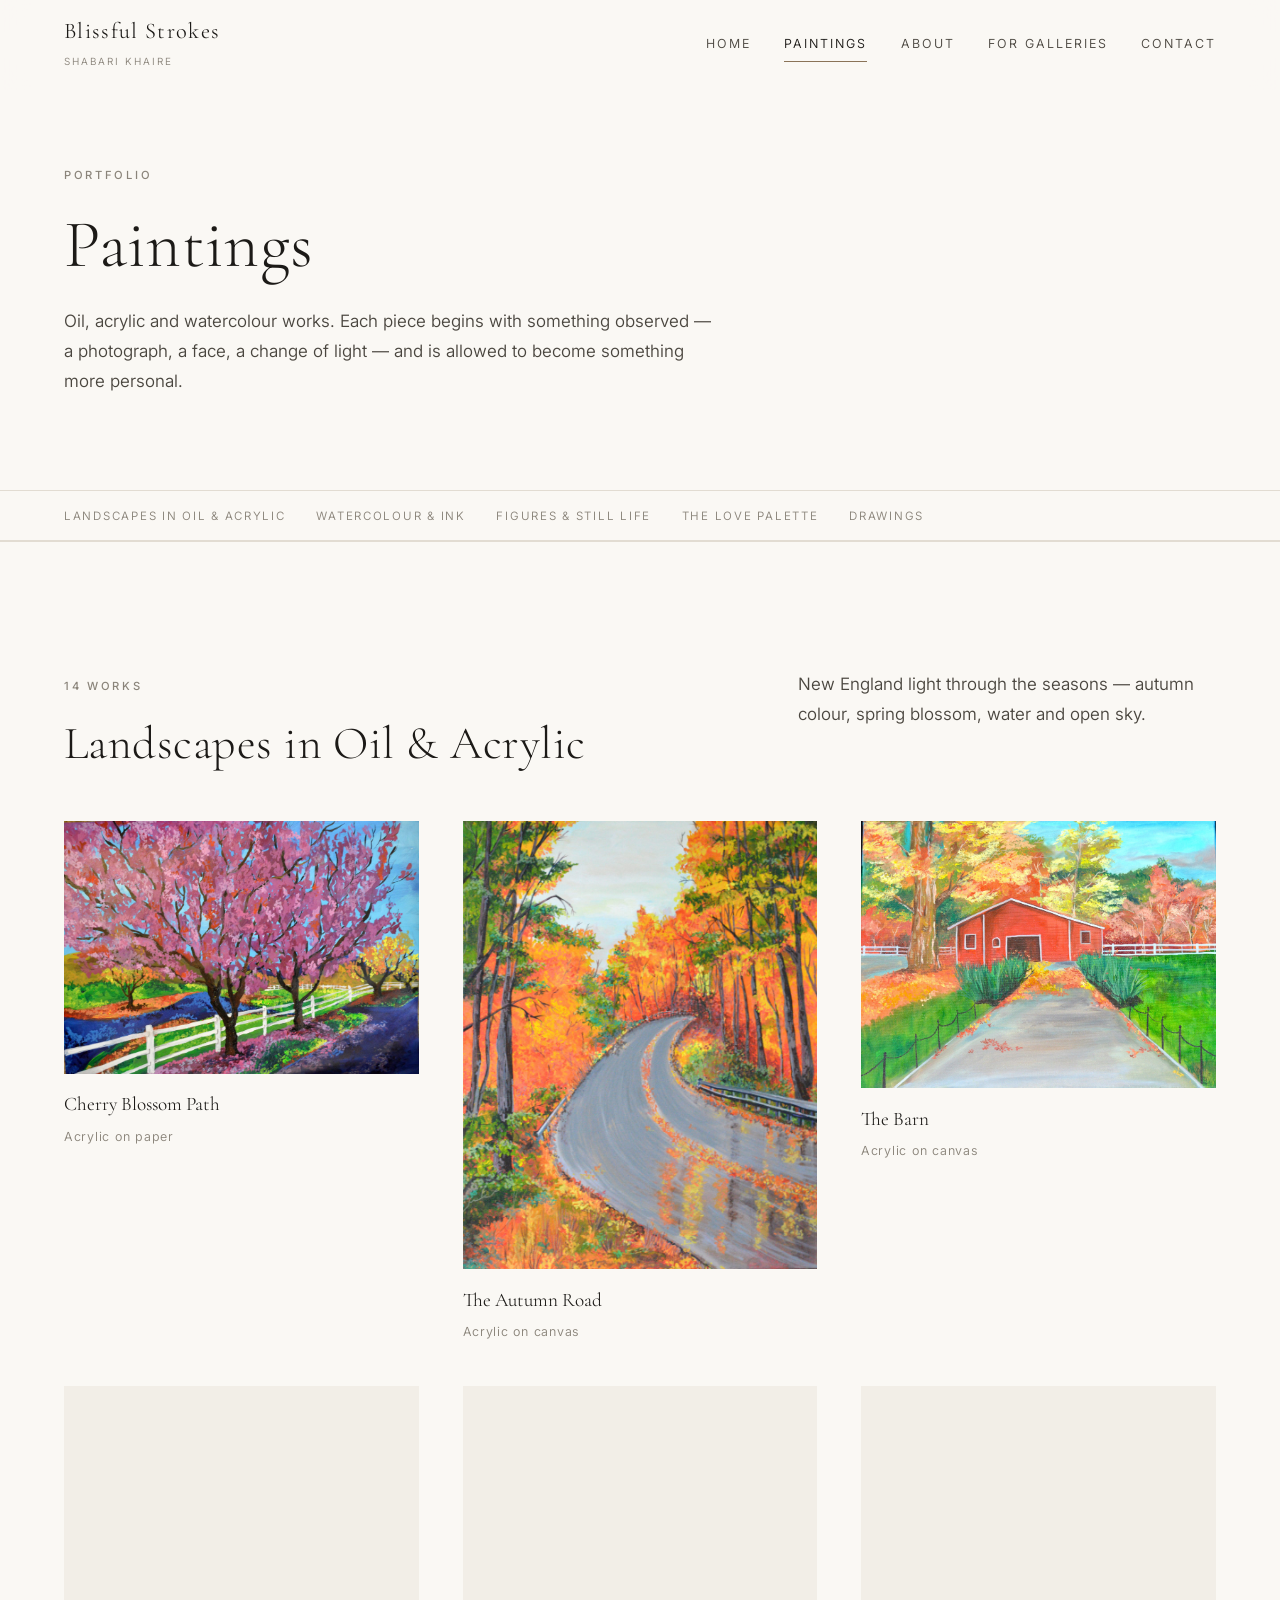
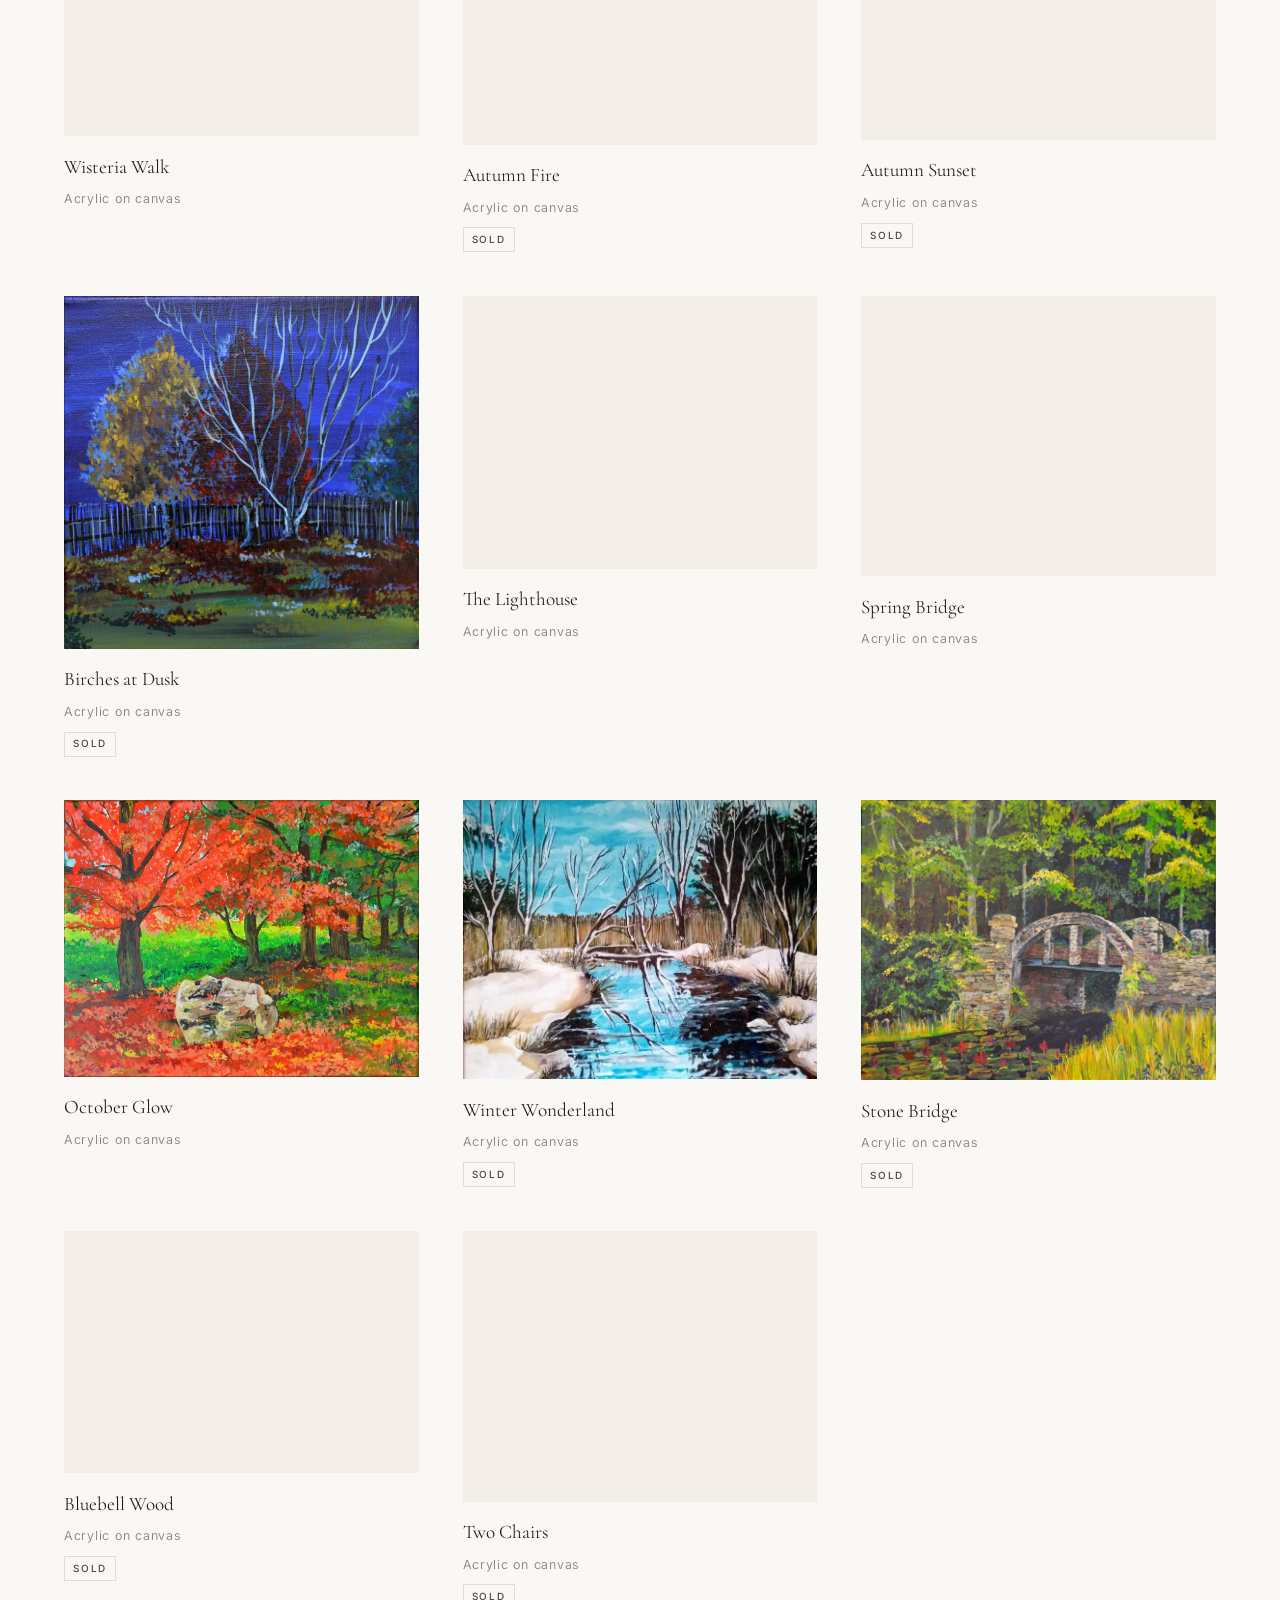
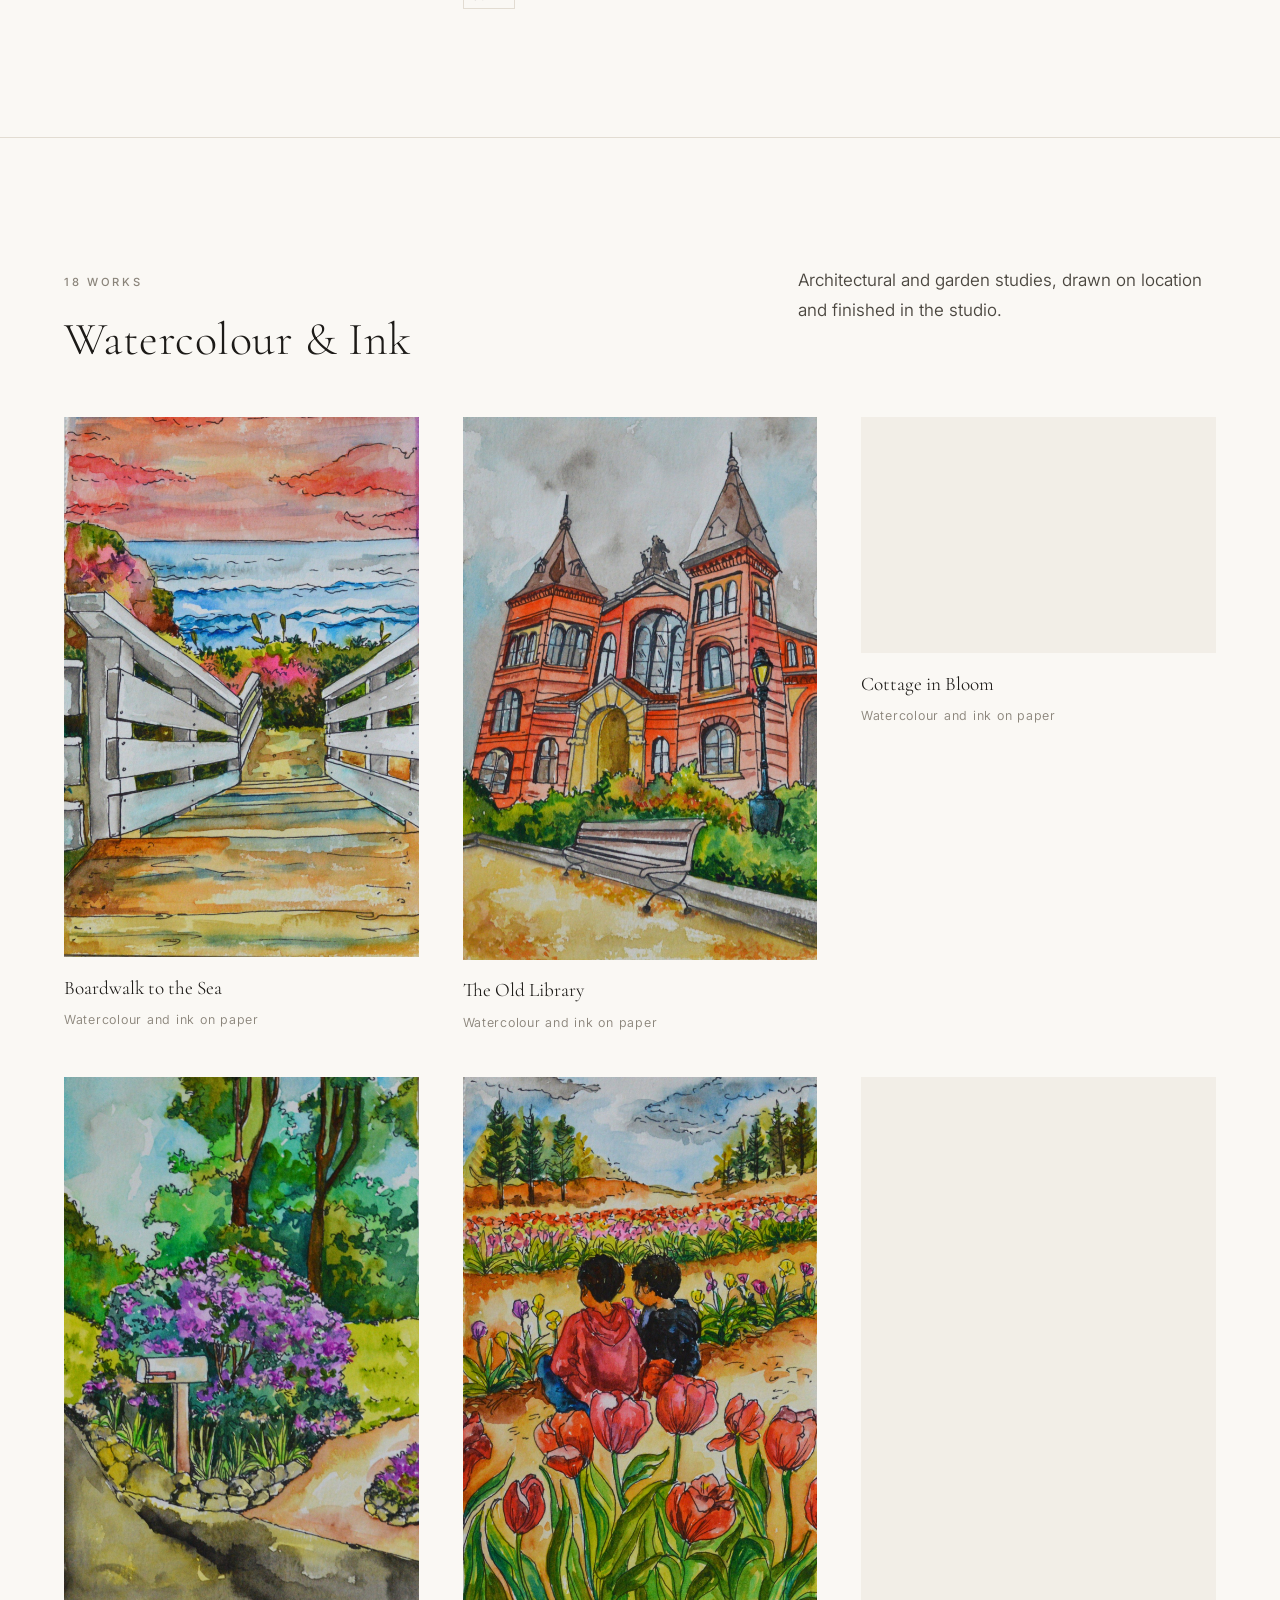
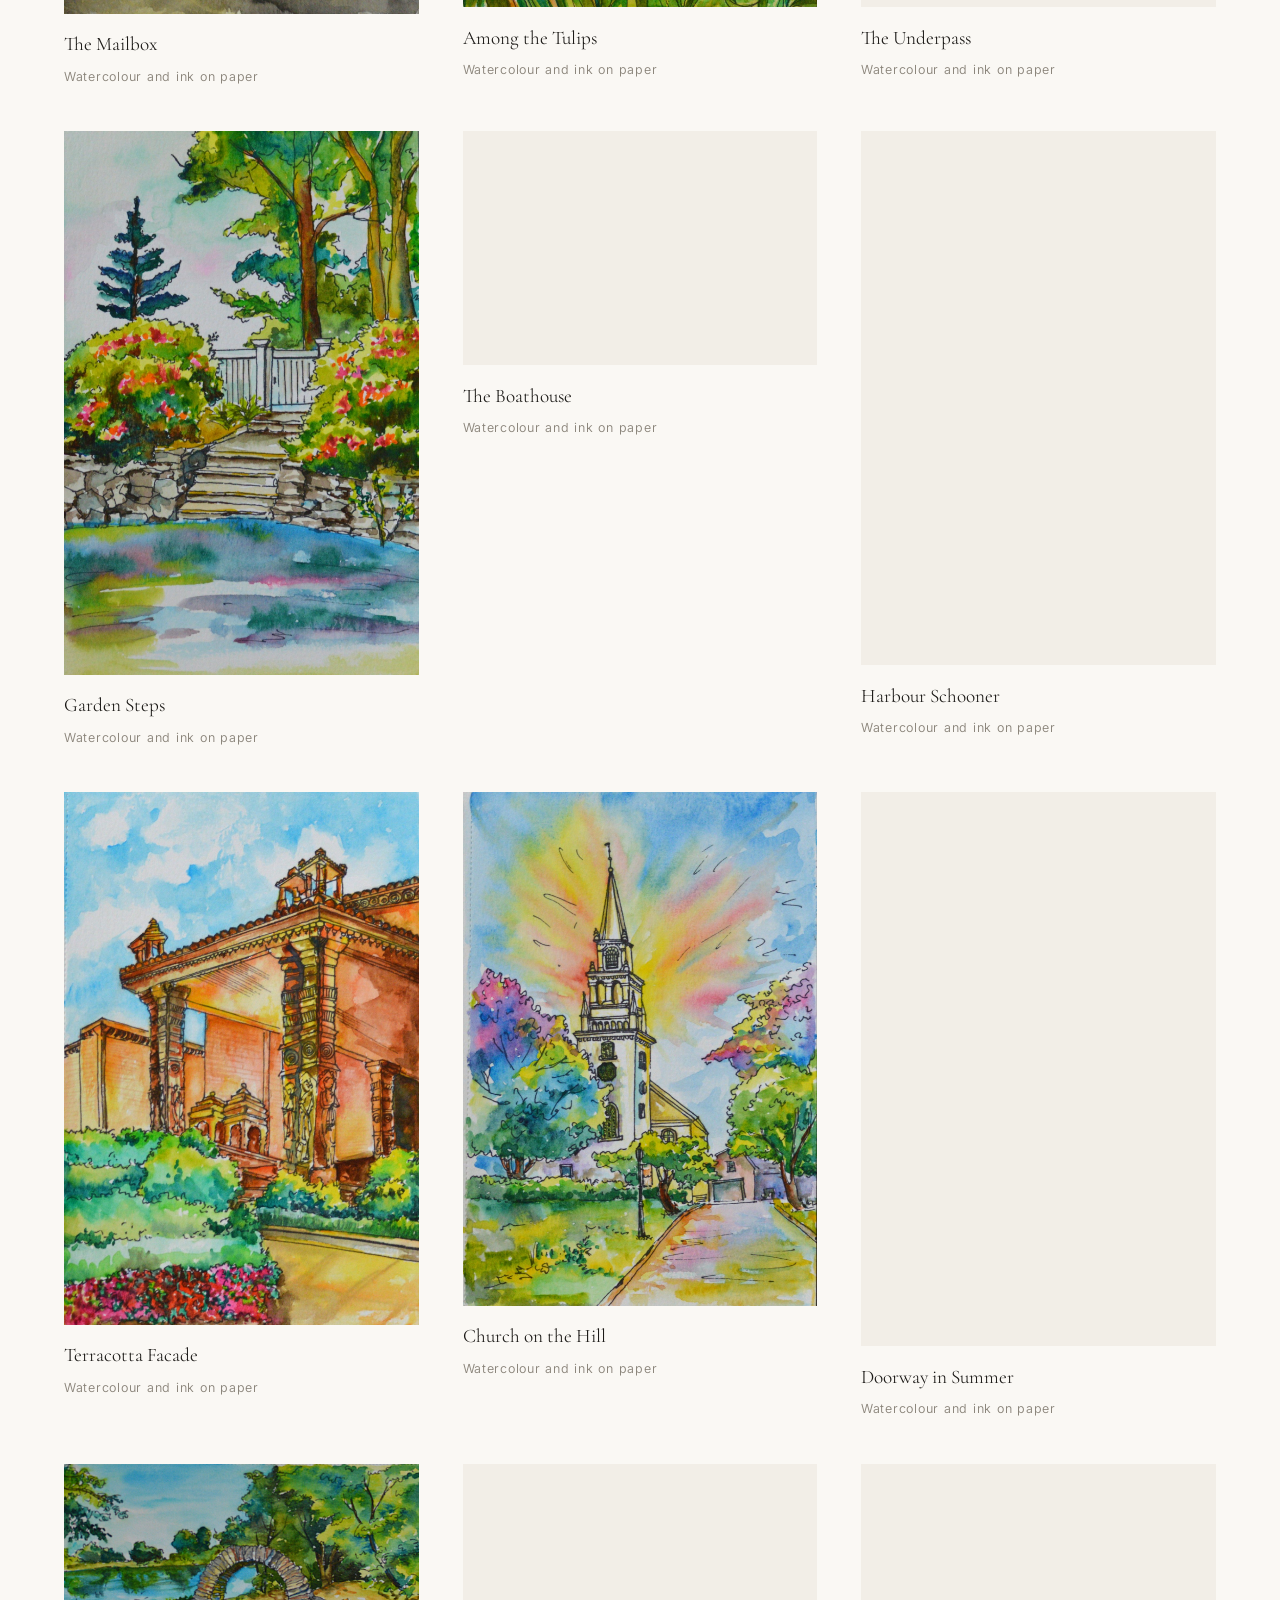
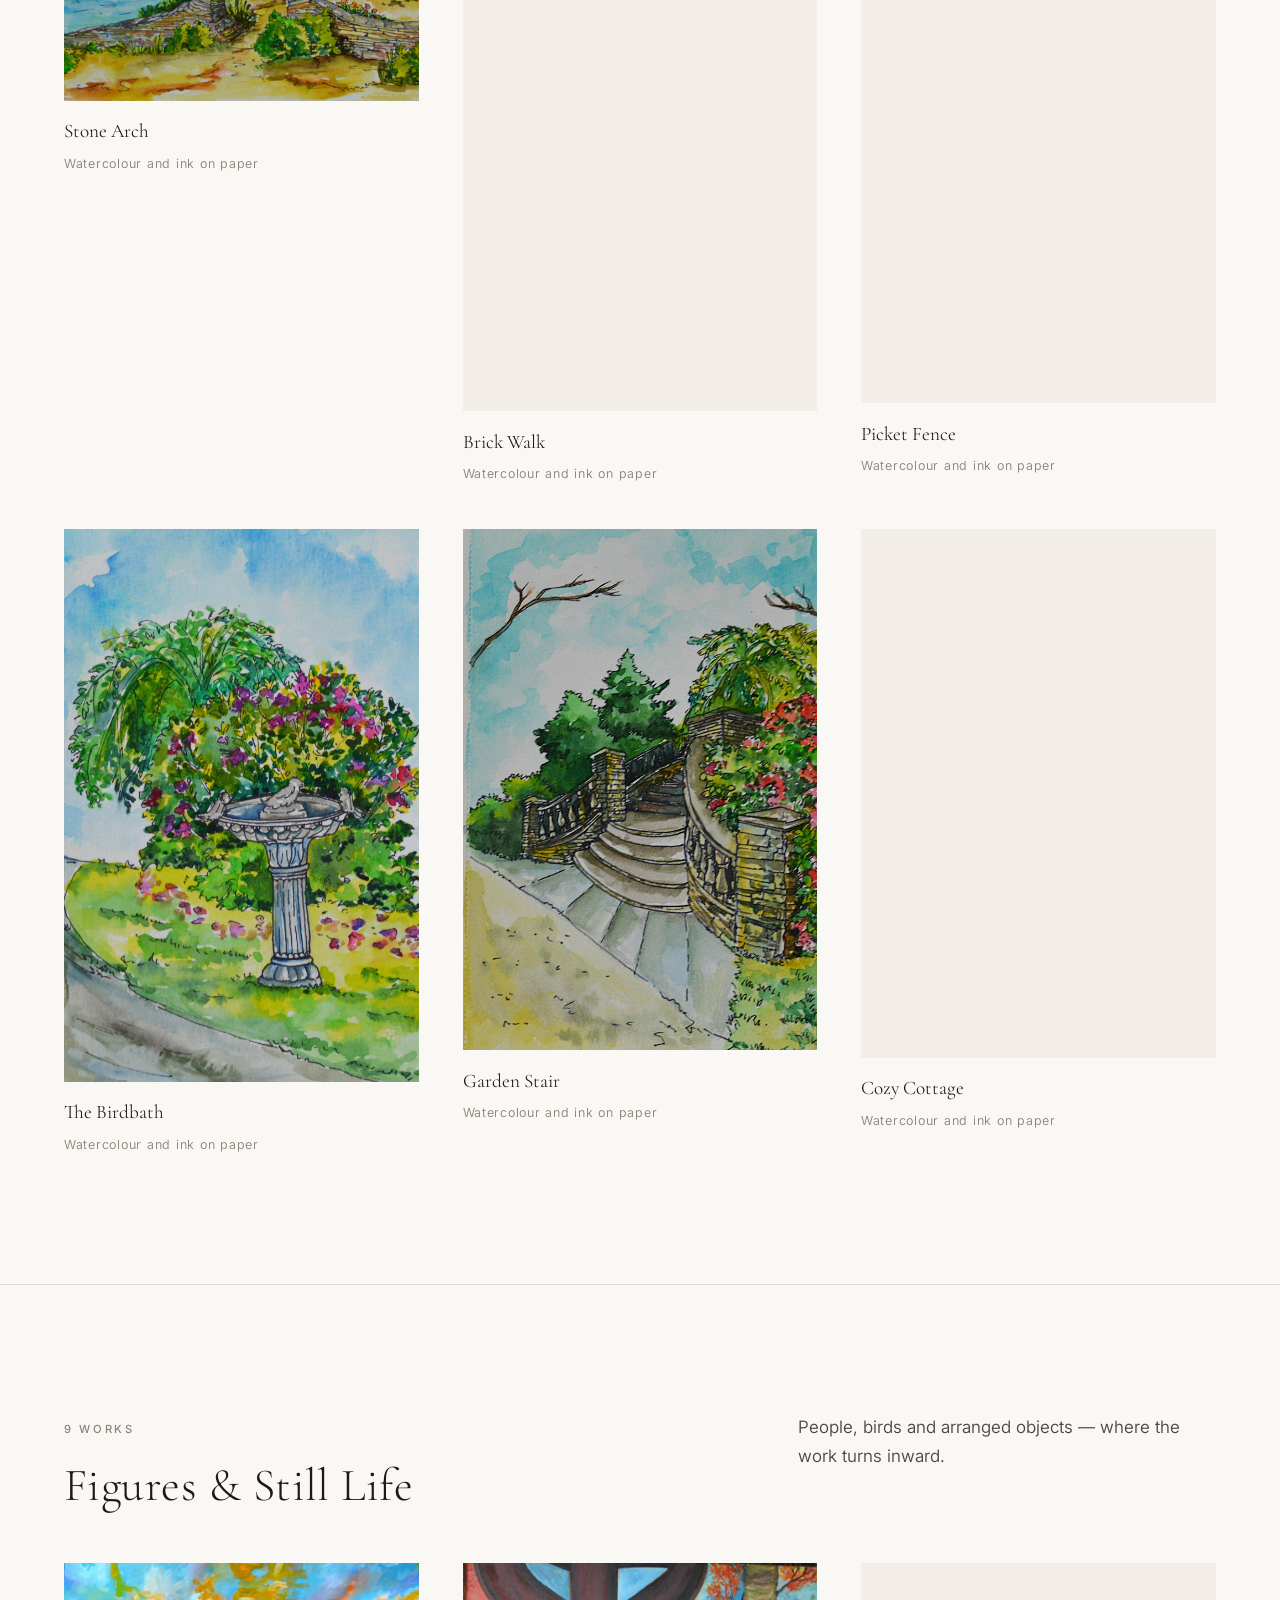
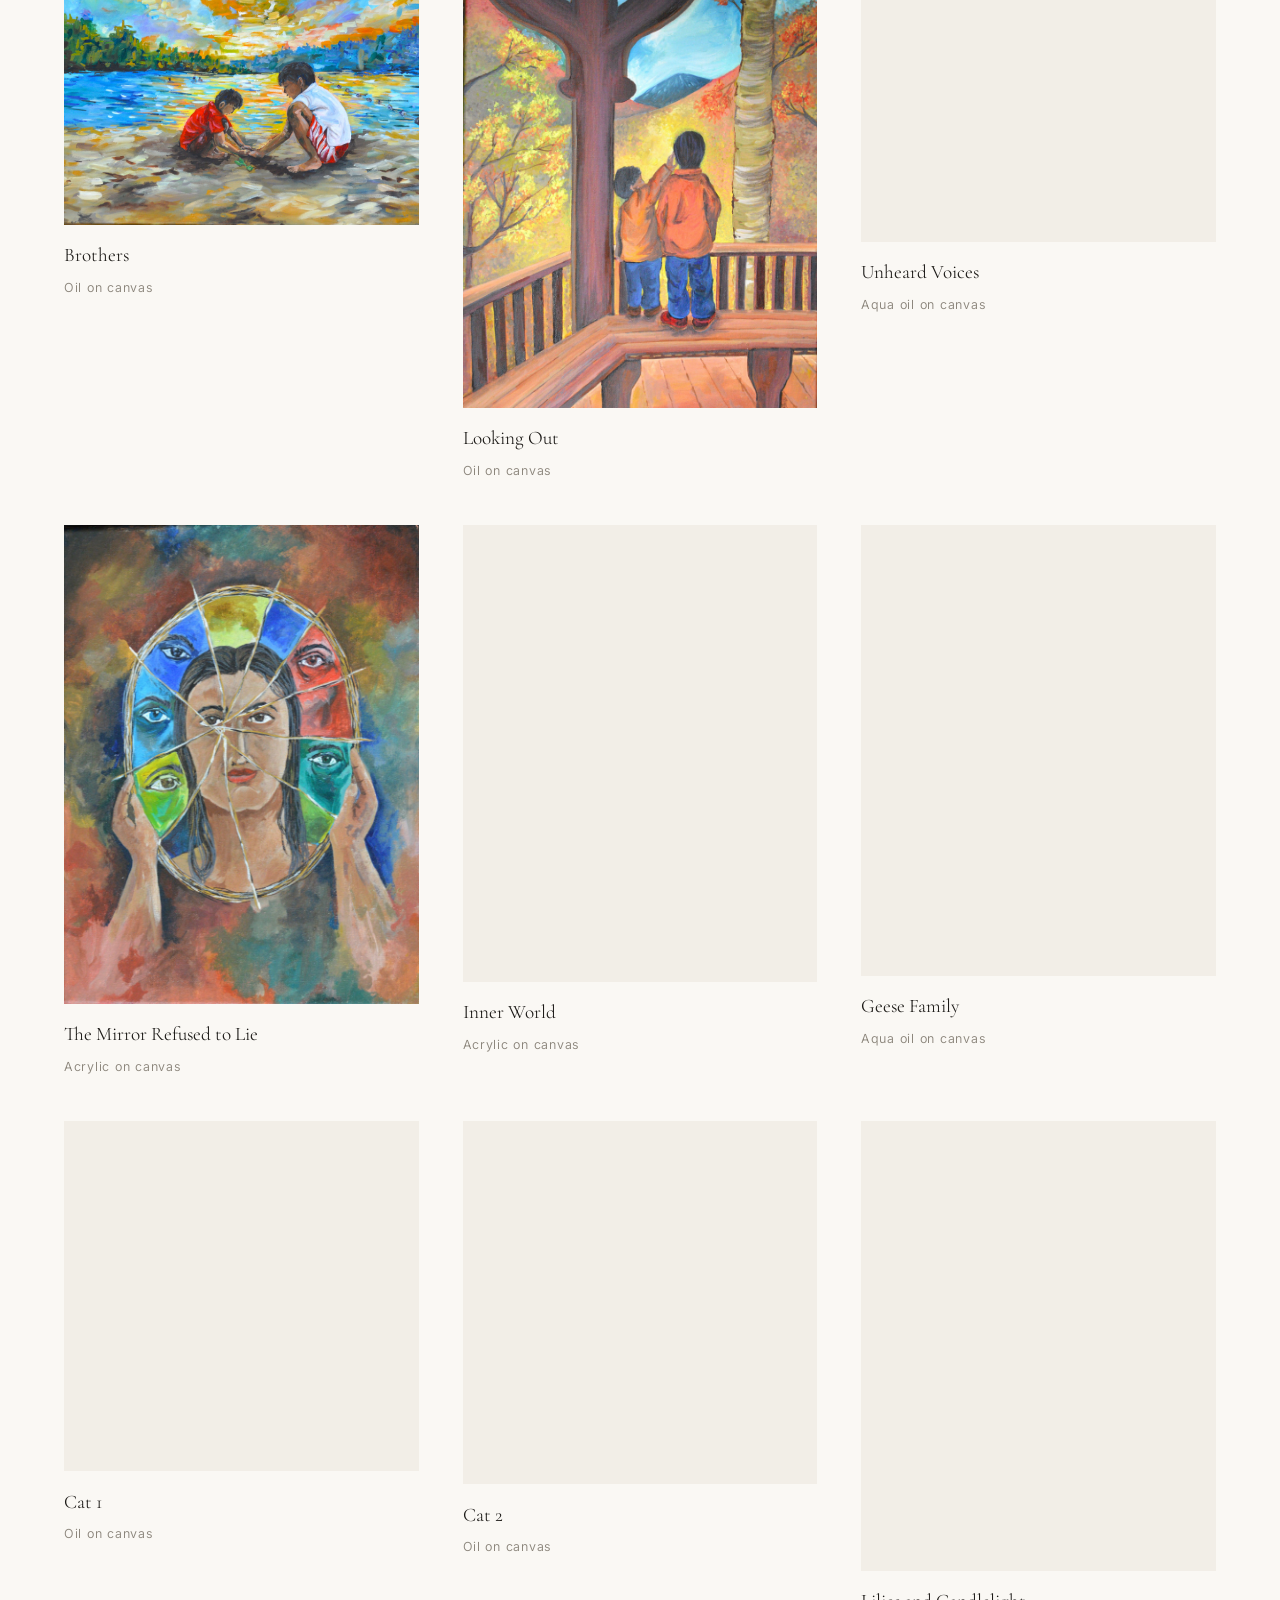
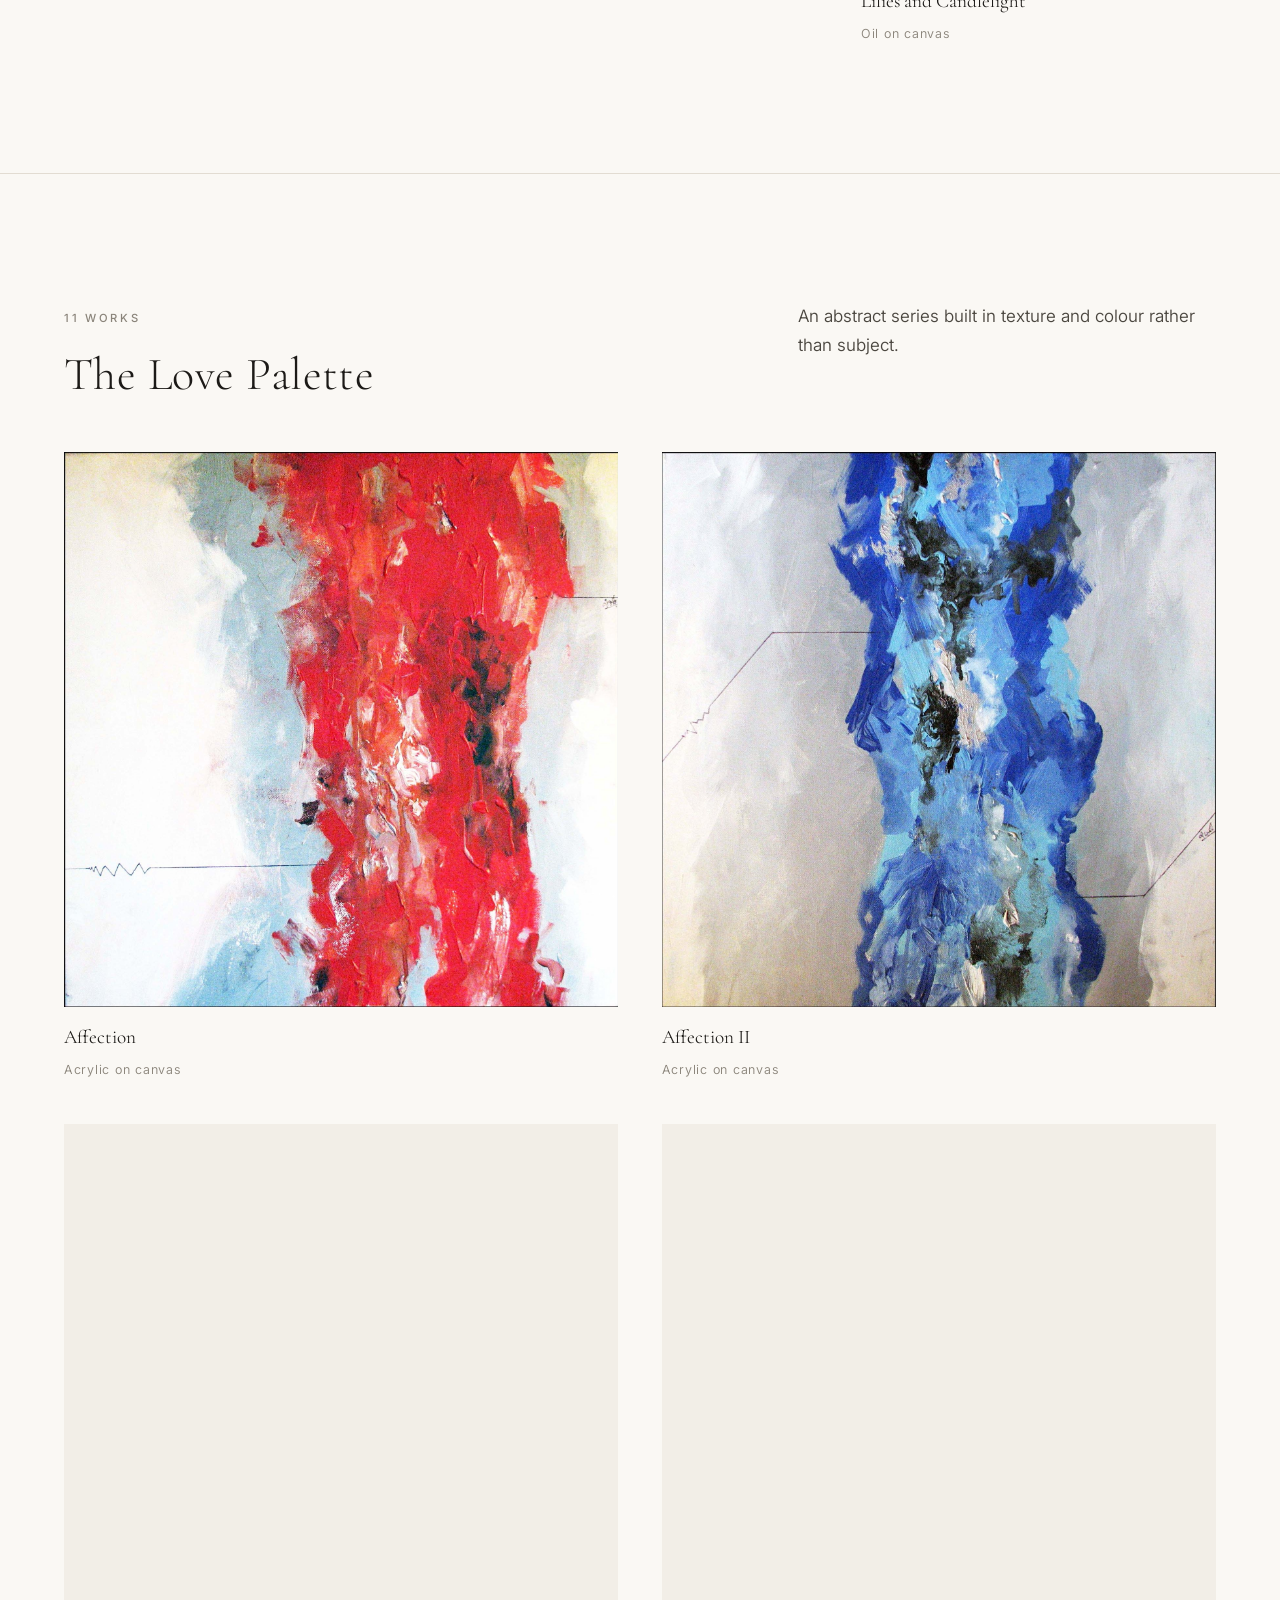
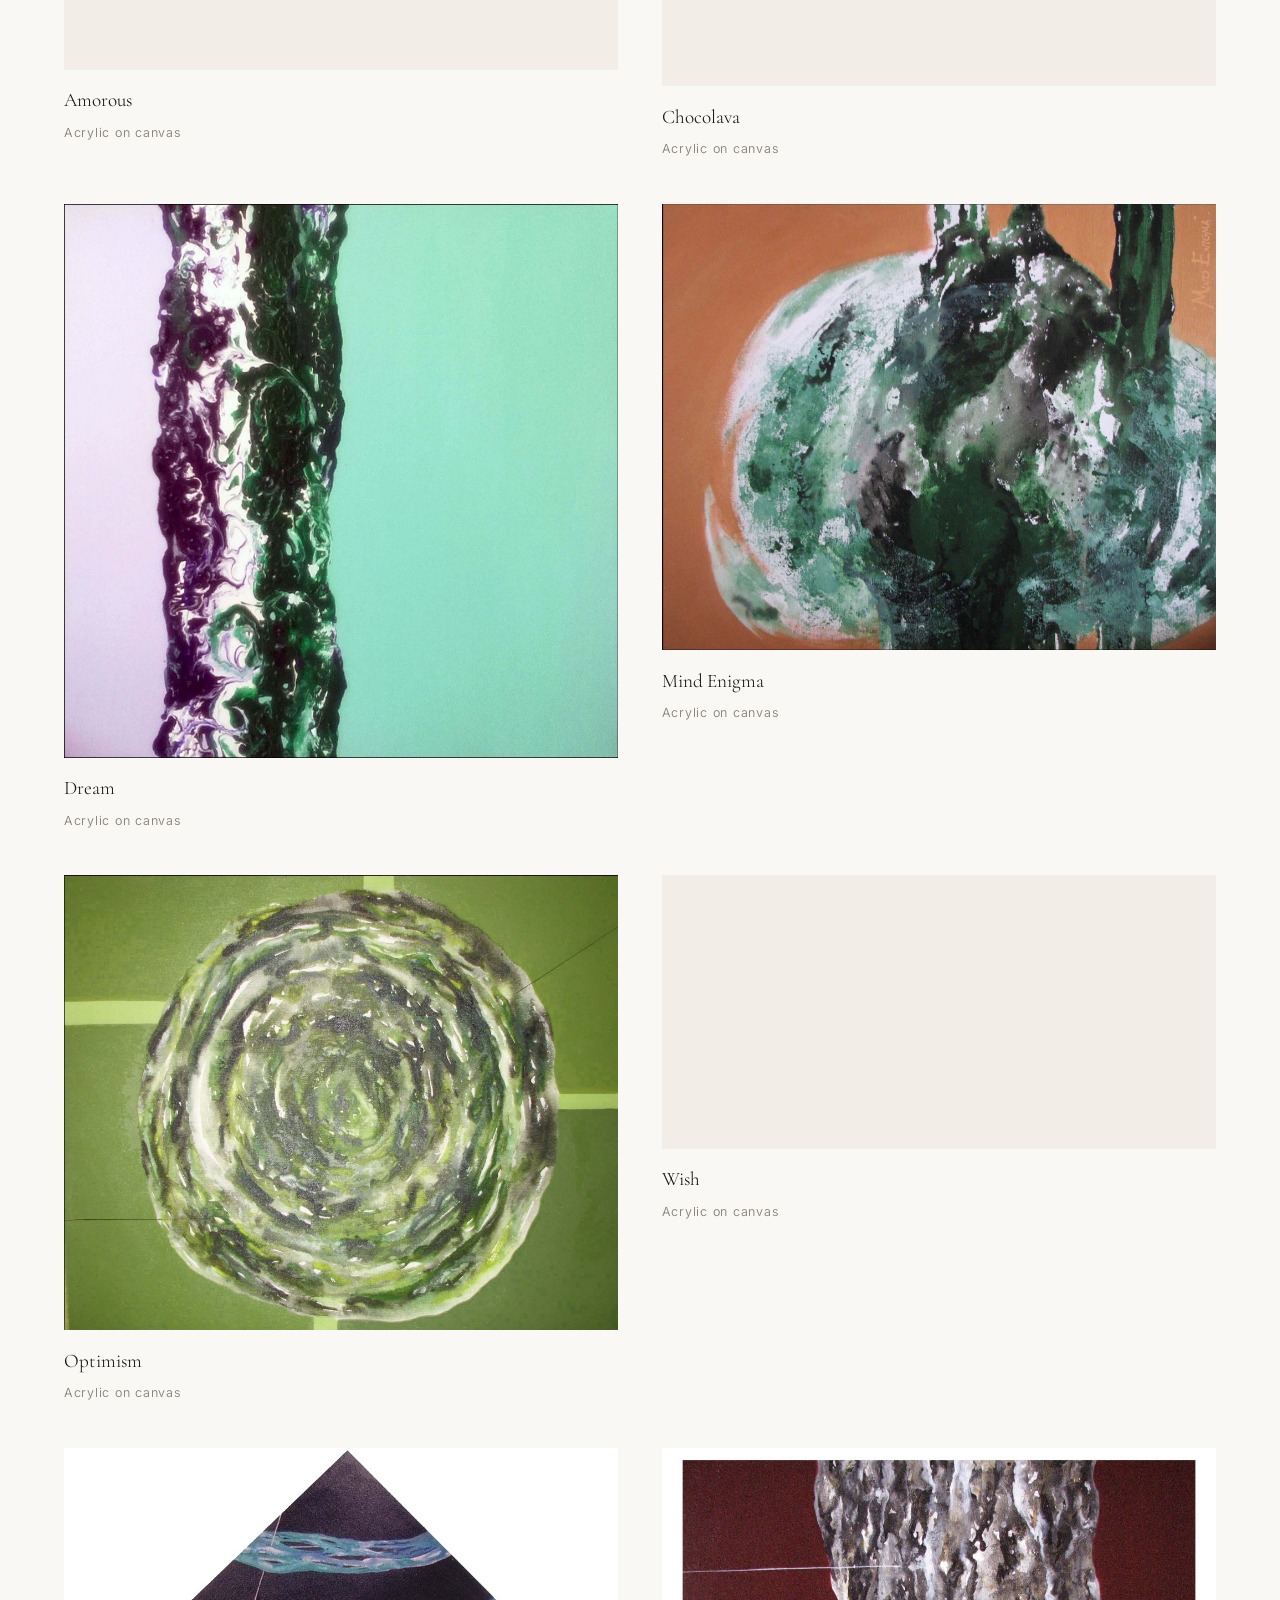
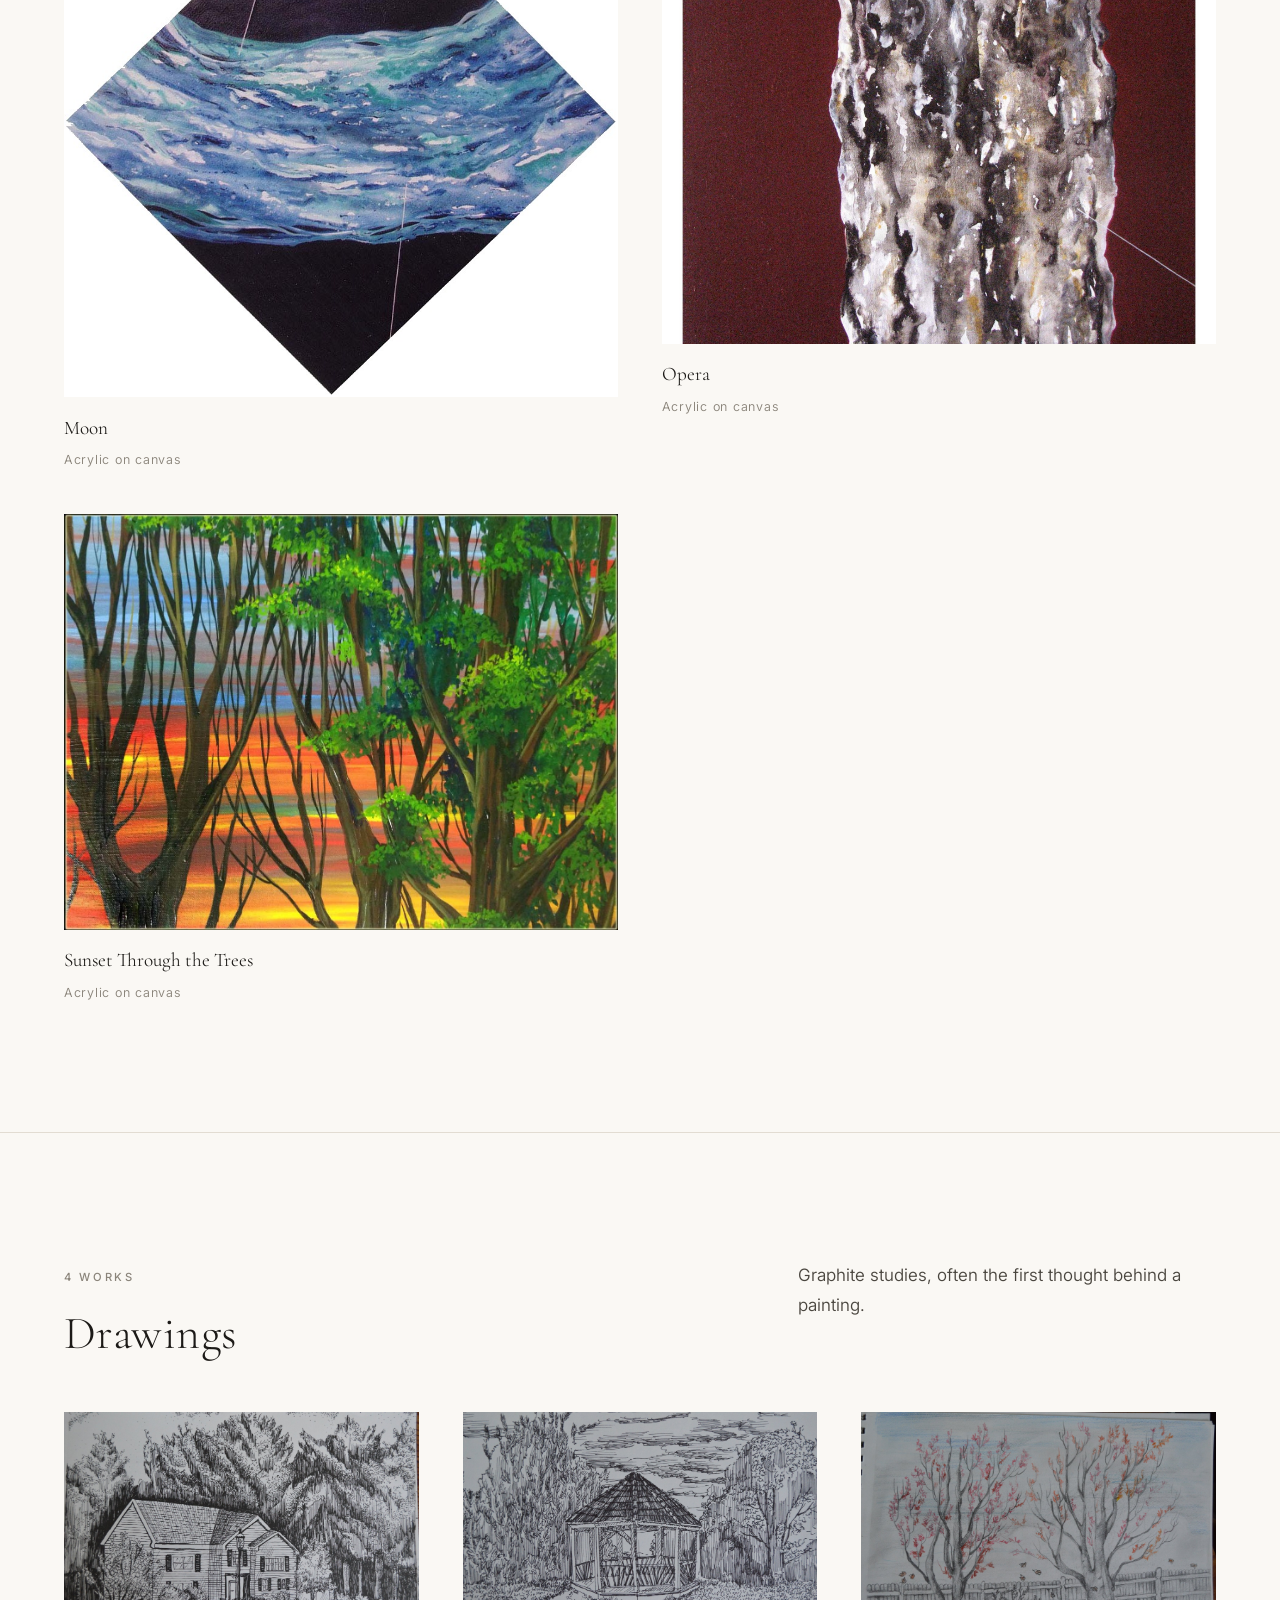
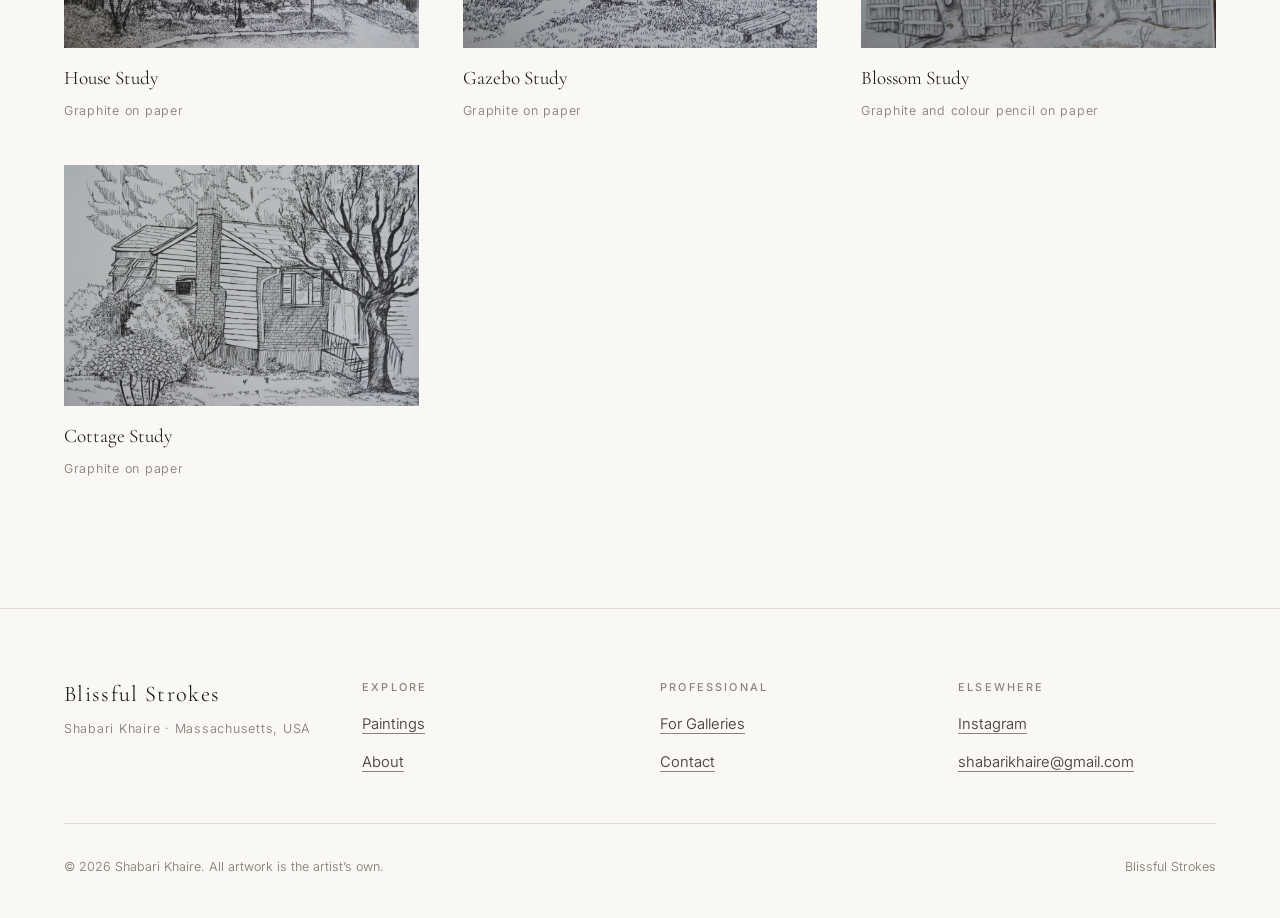
<file: paintings.html>
<!DOCTYPE html>
<html lang="en">
<head>
<meta charset="utf-8">
<meta name="viewport" content="width=device-width, initial-scale=1">
<title>Paintings | Blissful Strokes — Shabari Khaire</title>
<meta name="description" content="Oil, acrylic and watercolour paintings by Shabari Khaire — nature, light, colour and everyday moments.">
<link rel="canonical" href="https://www.blissfulstrokes.com/paintings.html">
<meta property="og:type" content="website">
<meta property="og:site_name" content="Blissful Strokes">
<meta property="og:title" content="Paintings | Blissful Strokes — Shabari Khaire">
<meta property="og:description" content="Oil, acrylic and watercolour paintings by Shabari Khaire — nature, light, colour and everyday moments.">
<meta property="og:url" content="https://www.blissfulstrokes.com/paintings.html">
<meta property="og:image" content="https://www.blissfulstrokes.com/images/hero/hero.jpg">
<meta name="twitter:card" content="summary_large_image">
<link rel="icon" href="images/favicon.svg" type="image/svg+xml">
<link rel="preconnect" href="https://fonts.googleapis.com">
<link rel="preconnect" href="https://fonts.gstatic.com" crossorigin>
<link href="https://fonts.googleapis.com/css2?family=Cormorant+Garamond:ital,wght@0,300;0,400;1,300;1,400&family=Inter:wght@300;350;400;500&display=swap" rel="stylesheet">
<link rel="stylesheet" href="assets/css/style.css">
</head>
<body>
<a class="skip-link" href="#main">Skip to content</a>

<header class="site-header">
  <div class="site-header__inner">
    <a class="brand" href="index.html">
      <span class="brand__name">Blissful Strokes</span>
      <span class="brand__sub">Shabari Khaire</span>
    </a>
    <button class="nav-toggle" aria-expanded="false" aria-controls="primary-nav" aria-label="Menu">
      <svg viewBox="0 0 24 24" fill="none" stroke="currentColor" stroke-width="1.4"><path d="M3 6h18M3 12h18M3 18h18"/></svg>
    </button>
    <nav class="nav" id="primary-nav" aria-label="Primary">
      <a href="index.html">Home</a>
      <a href="paintings.html" aria-current="page">Paintings</a>
      <a href="about.html">About</a>
      <a href="galleries.html">For Galleries</a>
      <a href="contact.html">Contact</a>
    </nav>
  </div>
</header>

<main id="main">
  <section class="section section--tight">
    <div class="wrap">
      <p class="eyebrow">Portfolio</p>
      <h1 style="font-size:clamp(2.4rem,6vw,4.2rem);">Paintings</h1>
      <p class="lede" style="margin-top:1.5rem;">Oil, acrylic and watercolour works. Each piece begins with something observed — a photograph, a face, a change of light — and is allowed to become something more personal.</p>
    </div>
  </section>
  <nav class="series-nav" aria-label="Series">
    <div class="wrap">
      <a href="#landscape">Landscapes in Oil &amp; Acrylic</a>
      <a href="#watercolour">Watercolour &amp; Ink</a>
      <a href="#figure">Figures &amp; Still Life</a>
      <a href="#abstract">The Love Palette</a>
      <a href="#drawing">Drawings</a>
    </div>
  </nav>

  <section class="section section--rule" id="landscape">
    <div class="wrap">
      <div class="section-head reveal">
        <div>
          <p class="eyebrow">14 works</p>
          <h2>Landscapes in Oil &amp; Acrylic</h2>
        </div>
        <p class="lede" style="max-width:38ch;margin:0;">New England light through the seasons &mdash; autumn colour, spring blossom, water and open sky.</p>
      </div>
      <div class="grid grid--3">
        <figure class="piece piece--landscape reveal">
          <a class="piece__link" href="images/paintings/cherry-blossom-path.jpg" data-lightbox="Cherry Blossom Path &mdash; Acrylic on paper">
            <img class="piece__img" src="images/paintings/cherry-blossom-path.jpg" loading="lazy" decoding="async"
                 width="2000" height="1425" alt="Cherry Blossom Path, acrylic on paper, by Shabari Khaire">
          </a>
          <figcaption class="piece__meta">
            <span class="piece__title">Cherry Blossom Path</span>
            <p class="piece__detail">Acrylic on paper</p>
          </figcaption>
        </figure>
        <figure class="piece reveal">
          <a class="piece__link" href="images/paintings/the-autumn-road.jpg" data-lightbox="The Autumn Road &mdash; Acrylic on canvas">
            <img class="piece__img" src="images/paintings/the-autumn-road.jpg" loading="lazy" decoding="async"
                 width="1584" height="2000" alt="The Autumn Road, acrylic on canvas, by Shabari Khaire">
          </a>
          <figcaption class="piece__meta">
            <span class="piece__title">The Autumn Road</span>
            <p class="piece__detail">Acrylic on canvas</p>
          </figcaption>
        </figure>
        <figure class="piece piece--landscape reveal">
          <a class="piece__link" href="images/paintings/the-barn.jpg?v=2" data-lightbox="The Barn &mdash; Acrylic on canvas">
            <img class="piece__img" src="images/paintings/the-barn.jpg?v=2" loading="lazy" decoding="async"
                 width="2000" height="1506" alt="The Barn, acrylic on canvas, by Shabari Khaire">
          </a>
          <figcaption class="piece__meta">
            <span class="piece__title">The Barn</span>
            <p class="piece__detail">Acrylic on canvas</p>
          </figcaption>
        </figure>
        <figure class="piece piece--square reveal">
          <a class="piece__link" href="images/paintings/wisteria-walk.jpg" data-lightbox="Wisteria Walk &mdash; Acrylic on canvas">
            <img class="piece__img" src="images/paintings/wisteria-walk.jpg" loading="lazy" decoding="async"
                 width="2000" height="1970" alt="Wisteria Walk, acrylic on canvas, by Shabari Khaire">
          </a>
          <figcaption class="piece__meta">
            <span class="piece__title">Wisteria Walk</span>
            <p class="piece__detail">Acrylic on canvas</p>
          </figcaption>
        </figure>
        <figure class="piece piece--square reveal">
          <a class="piece__link" href="images/paintings/autumn-fire.jpg" data-lightbox="Autumn Fire &mdash; Acrylic on canvas">
            <img class="piece__img" src="images/paintings/autumn-fire.jpg" loading="lazy" decoding="async"
                 width="1982" height="2000" alt="Autumn Fire, acrylic on canvas, by Shabari Khaire">
          </a>
          <figcaption class="piece__meta">
            <span class="piece__title">Autumn Fire</span>
            <p class="piece__detail">Acrylic on canvas</p>
            <p class="piece__status">Sold</p>
          </figcaption>
        </figure>
        <figure class="piece piece--square reveal">
          <a class="piece__link" href="images/paintings/autumn-sunset.jpg" data-lightbox="Autumn Sunset &mdash; Acrylic on canvas">
            <img class="piece__img" src="images/paintings/autumn-sunset.jpg" loading="lazy" decoding="async"
                 width="2000" height="1992" alt="Autumn Sunset, acrylic on canvas, by Shabari Khaire">
          </a>
          <figcaption class="piece__meta">
            <span class="piece__title">Autumn Sunset</span>
            <p class="piece__detail">Acrylic on canvas</p>
            <p class="piece__status">Sold</p>
          </figcaption>
        </figure>
        <figure class="piece piece--square reveal">
          <a class="piece__link" href="images/paintings/birches-at-dusk.jpg" data-lightbox="Birches at Dusk &mdash; Acrylic on canvas">
            <img class="piece__img" src="images/paintings/birches-at-dusk.jpg" loading="lazy" decoding="async"
                 width="2000" height="1989" alt="Birches at Dusk, acrylic on canvas, by Shabari Khaire">
          </a>
          <figcaption class="piece__meta">
            <span class="piece__title">Birches at Dusk</span>
            <p class="piece__detail">Acrylic on canvas</p>
            <p class="piece__status">Sold</p>
          </figcaption>
        </figure>
        <figure class="piece piece--landscape reveal">
          <a class="piece__link" href="images/paintings/the-lighthouse.jpg" data-lightbox="The Lighthouse &mdash; Acrylic on canvas">
            <img class="piece__img" src="images/paintings/the-lighthouse.jpg" loading="lazy" decoding="async"
                 width="2000" height="1538" alt="The Lighthouse, acrylic on canvas, by Shabari Khaire">
          </a>
          <figcaption class="piece__meta">
            <span class="piece__title">The Lighthouse</span>
            <p class="piece__detail">Acrylic on canvas</p>
          </figcaption>
        </figure>
        <figure class="piece piece--landscape reveal">
          <a class="piece__link" href="images/paintings/spring-bridge.jpg" data-lightbox="Spring Bridge &mdash; Acrylic on canvas">
            <img class="piece__img" src="images/paintings/spring-bridge.jpg" loading="lazy" decoding="async"
                 width="2000" height="1580" alt="Spring Bridge, acrylic on canvas, by Shabari Khaire">
          </a>
          <figcaption class="piece__meta">
            <span class="piece__title">Spring Bridge</span>
            <p class="piece__detail">Acrylic on canvas</p>
          </figcaption>
        </figure>
        <figure class="piece piece--landscape reveal">
          <a class="piece__link" href="images/paintings/october-glow.jpg" data-lightbox="October Glow &mdash; Acrylic on canvas">
            <img class="piece__img" src="images/paintings/october-glow.jpg" loading="lazy" decoding="async"
                 width="1318" height="1027" alt="October Glow, acrylic on canvas, by Shabari Khaire">
          </a>
          <figcaption class="piece__meta">
            <span class="piece__title">October Glow</span>
            <p class="piece__detail">Acrylic on canvas</p>
          </figcaption>
        </figure>
        <figure class="piece piece--landscape reveal">
          <a class="piece__link" href="images/paintings/winter-wonderland.jpg" data-lightbox="Winter Wonderland &mdash; Acrylic on canvas">
            <img class="piece__img" src="images/paintings/winter-wonderland.jpg" loading="lazy" decoding="async"
                 width="1466" height="1153" alt="Winter Wonderland, acrylic on canvas, by Shabari Khaire">
          </a>
          <figcaption class="piece__meta">
            <span class="piece__title">Winter Wonderland</span>
            <p class="piece__detail">Acrylic on canvas</p>
            <p class="piece__status">Sold</p>
          </figcaption>
        </figure>
        <figure class="piece piece--landscape reveal">
          <a class="piece__link" href="images/paintings/stone-bridge.jpg" data-lightbox="Stone Bridge &mdash; Acrylic on canvas">
            <img class="piece__img" src="images/paintings/stone-bridge.jpg" loading="lazy" decoding="async"
                 width="1600" height="1262" alt="Stone Bridge, acrylic on canvas, by Shabari Khaire">
          </a>
          <figcaption class="piece__meta">
            <span class="piece__title">Stone Bridge</span>
            <p class="piece__detail">Acrylic on canvas</p>
            <p class="piece__status">Sold</p>
          </figcaption>
        </figure>
        <figure class="piece piece--landscape reveal">
          <a class="piece__link" href="images/paintings/bluebell-wood.jpg" data-lightbox="Bluebell Wood &mdash; Acrylic on canvas">
            <img class="piece__img" src="images/paintings/bluebell-wood.jpg" loading="lazy" decoding="async"
                 width="2000" height="1363" alt="Bluebell Wood, acrylic on canvas, by Shabari Khaire">
          </a>
          <figcaption class="piece__meta">
            <span class="piece__title">Bluebell Wood</span>
            <p class="piece__detail">Acrylic on canvas</p>
            <p class="piece__status">Sold</p>
          </figcaption>
        </figure>
        <figure class="piece piece--landscape reveal">
          <a class="piece__link" href="images/paintings/two-chairs.jpg" data-lightbox="Two Chairs &mdash; Acrylic on canvas">
            <img class="piece__img" src="images/paintings/two-chairs.jpg" loading="lazy" decoding="async"
                 width="1340" height="1020" alt="Two Chairs, acrylic on canvas, by Shabari Khaire">
          </a>
          <figcaption class="piece__meta">
            <span class="piece__title">Two Chairs</span>
            <p class="piece__detail">Acrylic on canvas</p>
            <p class="piece__status">Sold</p>
          </figcaption>
        </figure>
      </div>
    </div>
  </section>

  <section class="section section--rule" id="watercolour">
    <div class="wrap">
      <div class="section-head reveal">
        <div>
          <p class="eyebrow">18 works</p>
          <h2>Watercolour &amp; Ink</h2>
        </div>
        <p class="lede" style="max-width:38ch;margin:0;">Architectural and garden studies, drawn on location and finished in the studio.</p>
      </div>
      <div class="grid grid--3">
        <figure class="piece reveal">
          <a class="piece__link" href="images/paintings/boardwalk-to-the-sea.jpg" data-lightbox="Boardwalk to the Sea &mdash; Watercolour and ink on paper">
            <img class="piece__img" src="images/paintings/boardwalk-to-the-sea.jpg" loading="lazy" decoding="async"
                 width="1314" height="2000" alt="Boardwalk to the Sea, watercolour and ink on paper, by Shabari Khaire">
          </a>
          <figcaption class="piece__meta">
            <span class="piece__title">Boardwalk to the Sea</span>
            <p class="piece__detail">Watercolour and ink on paper</p>
          </figcaption>
        </figure>
        <figure class="piece reveal">
          <a class="piece__link" href="images/paintings/the-old-library.jpg" data-lightbox="The Old Library &mdash; Watercolour and ink on paper">
            <img class="piece__img" src="images/paintings/the-old-library.jpg" loading="lazy" decoding="async"
                 width="1309" height="2000" alt="The Old Library, watercolour and ink on paper, by Shabari Khaire">
          </a>
          <figcaption class="piece__meta">
            <span class="piece__title">The Old Library</span>
            <p class="piece__detail">Watercolour and ink on paper</p>
          </figcaption>
        </figure>
        <figure class="piece piece--landscape reveal">
          <a class="piece__link" href="images/paintings/cottage-in-bloom.jpg" data-lightbox="Cottage in Bloom &mdash; Watercolour and ink on paper">
            <img class="piece__img" src="images/paintings/cottage-in-bloom.jpg" loading="lazy" decoding="async"
                 width="2000" height="1331" alt="Cottage in Bloom, watercolour and ink on paper, by Shabari Khaire">
          </a>
          <figcaption class="piece__meta">
            <span class="piece__title">Cottage in Bloom</span>
            <p class="piece__detail">Watercolour and ink on paper</p>
          </figcaption>
        </figure>
        <figure class="piece reveal">
          <a class="piece__link" href="images/paintings/the-mailbox.jpg" data-lightbox="The Mailbox &mdash; Watercolour and ink on paper">
            <img class="piece__img" src="images/paintings/the-mailbox.jpg" loading="lazy" decoding="async"
                 width="1322" height="2000" alt="The Mailbox, watercolour and ink on paper, by Shabari Khaire">
          </a>
          <figcaption class="piece__meta">
            <span class="piece__title">The Mailbox</span>
            <p class="piece__detail">Watercolour and ink on paper</p>
          </figcaption>
        </figure>
        <figure class="piece reveal">
          <a class="piece__link" href="images/paintings/among-the-tulips.jpg" data-lightbox="Among the Tulips &mdash; Watercolour and ink on paper">
            <img class="piece__img" src="images/paintings/among-the-tulips.jpg" loading="lazy" decoding="async"
                 width="1338" height="2000" alt="Among the Tulips, watercolour and ink on paper, by Shabari Khaire">
          </a>
          <figcaption class="piece__meta">
            <span class="piece__title">Among the Tulips</span>
            <p class="piece__detail">Watercolour and ink on paper</p>
          </figcaption>
        </figure>
        <figure class="piece reveal">
          <a class="piece__link" href="images/paintings/the-underpass.jpg" data-lightbox="The Underpass &mdash; Watercolour and ink on paper">
            <img class="piece__img" src="images/paintings/the-underpass.jpg" loading="lazy" decoding="async"
                 width="1339" height="2000" alt="The Underpass, watercolour and ink on paper, by Shabari Khaire">
          </a>
          <figcaption class="piece__meta">
            <span class="piece__title">The Underpass</span>
            <p class="piece__detail">Watercolour and ink on paper</p>
          </figcaption>
        </figure>
        <figure class="piece reveal">
          <a class="piece__link" href="images/paintings/garden-steps.jpg" data-lightbox="Garden Steps &mdash; Watercolour and ink on paper">
            <img class="piece__img" src="images/paintings/garden-steps.jpg" loading="lazy" decoding="async"
                 width="1306" height="2000" alt="Garden Steps, watercolour and ink on paper, by Shabari Khaire">
          </a>
          <figcaption class="piece__meta">
            <span class="piece__title">Garden Steps</span>
            <p class="piece__detail">Watercolour and ink on paper</p>
          </figcaption>
        </figure>
        <figure class="piece piece--landscape reveal">
          <a class="piece__link" href="images/paintings/the-boathouse.jpg" data-lightbox="The Boathouse &mdash; Watercolour and ink on paper">
            <img class="piece__img" src="images/paintings/the-boathouse.jpg" loading="lazy" decoding="async"
                 width="2000" height="1319" alt="The Boathouse, watercolour and ink on paper, by Shabari Khaire">
          </a>
          <figcaption class="piece__meta">
            <span class="piece__title">The Boathouse</span>
            <p class="piece__detail">Watercolour and ink on paper</p>
          </figcaption>
        </figure>
        <figure class="piece reveal">
          <a class="piece__link" href="images/paintings/harbour-schooner.jpg" data-lightbox="Harbour Schooner &mdash; Watercolour and ink on paper">
            <img class="piece__img" src="images/paintings/harbour-schooner.jpg" loading="lazy" decoding="async"
                 width="1329" height="2000" alt="Harbour Schooner, watercolour and ink on paper, by Shabari Khaire">
          </a>
          <figcaption class="piece__meta">
            <span class="piece__title">Harbour Schooner</span>
            <p class="piece__detail">Watercolour and ink on paper</p>
          </figcaption>
        </figure>
        <figure class="piece reveal">
          <a class="piece__link" href="images/paintings/terracotta-facade.jpg" data-lightbox="Terracotta Facade &mdash; Watercolour and ink on paper">
            <img class="piece__img" src="images/paintings/terracotta-facade.jpg" loading="lazy" decoding="async"
                 width="1333" height="2000" alt="Terracotta Facade, watercolour and ink on paper, by Shabari Khaire">
          </a>
          <figcaption class="piece__meta">
            <span class="piece__title">Terracotta Facade</span>
            <p class="piece__detail">Watercolour and ink on paper</p>
          </figcaption>
        </figure>
        <figure class="piece reveal">
          <a class="piece__link" href="images/paintings/church-on-the-hill.jpg" data-lightbox="Church on the Hill &mdash; Watercolour and ink on paper">
            <img class="piece__img" src="images/paintings/church-on-the-hill.jpg" loading="lazy" decoding="async"
                 width="1383" height="2000" alt="Church on the Hill, watercolour and ink on paper, by Shabari Khaire">
          </a>
          <figcaption class="piece__meta">
            <span class="piece__title">Church on the Hill</span>
            <p class="piece__detail">Watercolour and ink on paper</p>
          </figcaption>
        </figure>
        <figure class="piece reveal">
          <a class="piece__link" href="images/paintings/doorway-in-summer.jpg" data-lightbox="Doorway in Summer &mdash; Watercolour and ink on paper">
            <img class="piece__img" src="images/paintings/doorway-in-summer.jpg" loading="lazy" decoding="async"
                 width="1281" height="2000" alt="Doorway in Summer, watercolour and ink on paper, by Shabari Khaire">
          </a>
          <figcaption class="piece__meta">
            <span class="piece__title">Doorway in Summer</span>
            <p class="piece__detail">Watercolour and ink on paper</p>
          </figcaption>
        </figure>
        <figure class="piece piece--landscape reveal">
          <a class="piece__link" href="images/paintings/stone-arch.jpg" data-lightbox="Stone Arch &mdash; Watercolour and ink on paper">
            <img class="piece__img" src="images/paintings/stone-arch.jpg" loading="lazy" decoding="async"
                 width="2000" height="1335" alt="Stone Arch, watercolour and ink on paper, by Shabari Khaire">
          </a>
          <figcaption class="piece__meta">
            <span class="piece__title">Stone Arch</span>
            <p class="piece__detail">Watercolour and ink on paper</p>
          </figcaption>
        </figure>
        <figure class="piece reveal">
          <a class="piece__link" href="images/paintings/brick-walk.jpg" data-lightbox="Brick Walk &mdash; Watercolour and ink on paper">
            <img class="piece__img" src="images/paintings/brick-walk.jpg" loading="lazy" decoding="async"
                 width="1297" height="2000" alt="Brick Walk, watercolour and ink on paper, by Shabari Khaire">
          </a>
          <figcaption class="piece__meta">
            <span class="piece__title">Brick Walk</span>
            <p class="piece__detail">Watercolour and ink on paper</p>
          </figcaption>
        </figure>
        <figure class="piece reveal">
          <a class="piece__link" href="images/paintings/picket-fence.jpg" data-lightbox="Picket Fence &mdash; Watercolour and ink on paper">
            <img class="piece__img" src="images/paintings/picket-fence.jpg" loading="lazy" decoding="async"
                 width="1316" height="2000" alt="Picket Fence, watercolour and ink on paper, by Shabari Khaire">
          </a>
          <figcaption class="piece__meta">
            <span class="piece__title">Picket Fence</span>
            <p class="piece__detail">Watercolour and ink on paper</p>
          </figcaption>
        </figure>
        <figure class="piece reveal">
          <a class="piece__link" href="images/paintings/the-birdbath.jpg" data-lightbox="The Birdbath &mdash; Watercolour and ink on paper">
            <img class="piece__img" src="images/paintings/the-birdbath.jpg" loading="lazy" decoding="async"
                 width="1283" height="2000" alt="The Birdbath, watercolour and ink on paper, by Shabari Khaire">
          </a>
          <figcaption class="piece__meta">
            <span class="piece__title">The Birdbath</span>
            <p class="piece__detail">Watercolour and ink on paper</p>
          </figcaption>
        </figure>
        <figure class="piece reveal">
          <a class="piece__link" href="images/paintings/garden-stair.jpg" data-lightbox="Garden Stair &mdash; Watercolour and ink on paper">
            <img class="piece__img" src="images/paintings/garden-stair.jpg" loading="lazy" decoding="async"
                 width="1361" height="2000" alt="Garden Stair, watercolour and ink on paper, by Shabari Khaire">
          </a>
          <figcaption class="piece__meta">
            <span class="piece__title">Garden Stair</span>
            <p class="piece__detail">Watercolour and ink on paper</p>
          </figcaption>
        </figure>
        <figure class="piece reveal">
          <a class="piece__link" href="images/paintings/cozy-cottage.jpg" data-lightbox="Cozy Cottage &mdash; Watercolour and ink on paper">
            <img class="piece__img" src="images/paintings/cozy-cottage.jpg" loading="lazy" decoding="async"
                 width="961" height="1433" alt="Cozy Cottage, watercolour and ink on paper, by Shabari Khaire">
          </a>
          <figcaption class="piece__meta">
            <span class="piece__title">Cozy Cottage</span>
            <p class="piece__detail">Watercolour and ink on paper</p>
          </figcaption>
        </figure>
      </div>
    </div>
  </section>

  <section class="section section--rule" id="figure">
    <div class="wrap">
      <div class="section-head reveal">
        <div>
          <p class="eyebrow">9 works</p>
          <h2>Figures &amp; Still Life</h2>
        </div>
        <p class="lede" style="max-width:38ch;margin:0;">People, birds and arranged objects &mdash; where the work turns inward.</p>
      </div>
      <div class="grid grid--3">
        <figure class="piece piece--landscape reveal">
          <a class="piece__link" href="images/paintings/brothers.jpg" data-lightbox="Brothers &mdash; Oil on canvas">
            <img class="piece__img" src="images/paintings/brothers.jpg" loading="lazy" decoding="async"
                 width="2000" height="1473" alt="Brothers, oil on canvas, by Shabari Khaire">
          </a>
          <figcaption class="piece__meta">
            <span class="piece__title">Brothers</span>
            <p class="piece__detail">Oil on canvas</p>
          </figcaption>
        </figure>
        <figure class="piece reveal">
          <a class="piece__link" href="images/paintings/looking-out.jpg" data-lightbox="Looking Out &mdash; Oil on canvas">
            <img class="piece__img" src="images/paintings/looking-out.jpg" loading="lazy" decoding="async"
                 width="1597" height="2000" alt="Looking Out, oil on canvas, by Shabari Khaire">
          </a>
          <figcaption class="piece__meta">
            <span class="piece__title">Looking Out</span>
            <p class="piece__detail">Oil on canvas</p>
          </figcaption>
        </figure>
        <figure class="piece piece--landscape reveal">
          <a class="piece__link" href="images/paintings/unheard-voices.jpg" data-lightbox="Unheard Voices &mdash; Aqua oil on canvas">
            <img class="piece__img" src="images/paintings/unheard-voices.jpg" loading="lazy" decoding="async"
                 width="2000" height="1569" alt="Unheard Voices, aqua oil on canvas, by Shabari Khaire">
          </a>
          <figcaption class="piece__meta">
            <span class="piece__title">Unheard Voices</span>
            <p class="piece__detail">Aqua oil on canvas</p>
          </figcaption>
        </figure>
        <figure class="piece reveal">
          <a class="piece__link" href="images/paintings/the-mirror-refused-to-lie.jpg" data-lightbox="The Mirror Refused to Lie &mdash; Acrylic on canvas">
            <img class="piece__img" src="images/paintings/the-mirror-refused-to-lie.jpg" loading="lazy" decoding="async"
                 width="1484" height="2000" alt="The Mirror Refused to Lie, acrylic on canvas, by Shabari Khaire">
          </a>
          <figcaption class="piece__meta">
            <span class="piece__title">The Mirror Refused to Lie</span>
            <p class="piece__detail">Acrylic on canvas</p>
          </figcaption>
        </figure>
        <figure class="piece reveal">
          <a class="piece__link" href="images/paintings/inner-world.jpg" data-lightbox="Inner World &mdash; Acrylic on canvas">
            <img class="piece__img" src="images/paintings/inner-world.jpg" loading="lazy" decoding="async"
                 width="1555" height="2000" alt="Inner World, acrylic on canvas, by Shabari Khaire">
          </a>
          <figcaption class="piece__meta">
            <span class="piece__title">Inner World</span>
            <p class="piece__detail">Acrylic on canvas</p>
          </figcaption>
        </figure>
        <figure class="piece reveal">
          <a class="piece__link" href="images/paintings/geese-family.jpg" data-lightbox="Geese Family &mdash; Aqua oil on canvas">
            <img class="piece__img" src="images/paintings/geese-family.jpg" loading="lazy" decoding="async"
                 width="1576" height="2000" alt="Geese Family, aqua oil on canvas, by Shabari Khaire">
          </a>
          <figcaption class="piece__meta">
            <span class="piece__title">Geese Family</span>
            <p class="piece__detail">Aqua oil on canvas</p>
          </figcaption>
        </figure>
        <figure class="piece piece--square reveal">
          <a class="piece__link" href="images/paintings/cat-1.jpg" data-lightbox="Cat 1 &mdash; Oil on canvas">
            <img class="piece__img" src="images/paintings/cat-1.jpg" loading="lazy" decoding="async"
                 width="1600" height="1578" alt="Cat 1, oil on canvas, by Shabari Khaire">
          </a>
          <figcaption class="piece__meta">
            <span class="piece__title">Cat 1</span>
            <p class="piece__detail">Oil on canvas</p>
          </figcaption>
        </figure>
        <figure class="piece piece--square reveal">
          <a class="piece__link" href="images/paintings/cat-2.jpg" data-lightbox="Cat 2 &mdash; Oil on canvas">
            <img class="piece__img" src="images/paintings/cat-2.jpg" loading="lazy" decoding="async"
                 width="1564" height="1600" alt="Cat 2, oil on canvas, by Shabari Khaire">
          </a>
          <figcaption class="piece__meta">
            <span class="piece__title">Cat 2</span>
            <p class="piece__detail">Oil on canvas</p>
          </figcaption>
        </figure>
        <figure class="piece reveal">
          <a class="piece__link" href="images/paintings/lilies-and-candlelight.jpg" data-lightbox="Lilies and Candlelight &mdash; Oil on canvas">
            <img class="piece__img" src="images/paintings/lilies-and-candlelight.jpg" loading="lazy" decoding="async"
                 width="1263" height="1600" alt="Lilies and Candlelight, oil on canvas, by Shabari Khaire">
          </a>
          <figcaption class="piece__meta">
            <span class="piece__title">Lilies and Candlelight</span>
            <p class="piece__detail">Oil on canvas</p>
          </figcaption>
        </figure>
      </div>
    </div>
  </section>

  <section class="section section--rule" id="abstract">
    <div class="wrap">
      <div class="section-head reveal">
        <div>
          <p class="eyebrow">11 works</p>
          <h2>The Love Palette</h2>
        </div>
        <p class="lede" style="max-width:38ch;margin:0;">An abstract series built in texture and colour rather than subject.</p>
      </div>
      <div class="grid grid--2">
        <figure class="piece piece--square reveal">
          <a class="piece__link" href="images/paintings/affection.jpg" data-lightbox="Affection &mdash; Acrylic on canvas">
            <img class="piece__img" src="images/paintings/affection.jpg" loading="lazy" decoding="async"
                 width="1705" height="1706" alt="Affection, acrylic on canvas, by Shabari Khaire">
          </a>
          <figcaption class="piece__meta">
            <span class="piece__title">Affection</span>
            <p class="piece__detail">Acrylic on canvas</p>
          </figcaption>
        </figure>
        <figure class="piece piece--square reveal">
          <a class="piece__link" href="images/paintings/affection-ii.jpg" data-lightbox="Affection II &mdash; Acrylic on canvas">
            <img class="piece__img" src="images/paintings/affection-ii.jpg" loading="lazy" decoding="async"
                 width="1691" height="1692" alt="Affection II, acrylic on canvas, by Shabari Khaire">
          </a>
          <figcaption class="piece__meta">
            <span class="piece__title">Affection II</span>
            <p class="piece__detail">Acrylic on canvas</p>
          </figcaption>
        </figure>
        <figure class="piece piece--square reveal">
          <a class="piece__link" href="images/paintings/amorous.jpg" data-lightbox="Amorous &mdash; Acrylic on canvas">
            <img class="piece__img" src="images/paintings/amorous.jpg" loading="lazy" decoding="async"
                 width="1936" height="1905" alt="Amorous, acrylic on canvas, by Shabari Khaire">
          </a>
          <figcaption class="piece__meta">
            <span class="piece__title">Amorous</span>
            <p class="piece__detail">Acrylic on canvas</p>
          </figcaption>
        </figure>
        <figure class="piece piece--square reveal">
          <a class="piece__link" href="images/paintings/chocolava.jpg" data-lightbox="Chocolava &mdash; Acrylic on canvas">
            <img class="piece__img" src="images/paintings/chocolava.jpg" loading="lazy" decoding="async"
                 width="1973" height="2000" alt="Chocolava, acrylic on canvas, by Shabari Khaire">
          </a>
          <figcaption class="piece__meta">
            <span class="piece__title">Chocolava</span>
            <p class="piece__detail">Acrylic on canvas</p>
          </figcaption>
        </figure>
        <figure class="piece piece--square reveal">
          <a class="piece__link" href="images/paintings/dream.jpg" data-lightbox="Dream &mdash; Acrylic on canvas">
            <img class="piece__img" src="images/paintings/dream.jpg" loading="lazy" decoding="async"
                 width="1999" height="2000" alt="Dream, acrylic on canvas, by Shabari Khaire">
          </a>
          <figcaption class="piece__meta">
            <span class="piece__title">Dream</span>
            <p class="piece__detail">Acrylic on canvas</p>
          </figcaption>
        </figure>
        <figure class="piece reveal">
          <a class="piece__link" href="images/paintings/mind-enigma.jpg" data-lightbox="Mind Enigma &mdash; Acrylic on canvas">
            <img class="piece__img" src="images/paintings/mind-enigma.jpg" loading="lazy" decoding="async"
                 width="1717" height="1384" alt="Mind Enigma, acrylic on canvas, by Shabari Khaire">
          </a>
          <figcaption class="piece__meta">
            <span class="piece__title">Mind Enigma</span>
            <p class="piece__detail">Acrylic on canvas</p>
          </figcaption>
        </figure>
        <figure class="piece reveal">
          <a class="piece__link" href="images/paintings/optimism.jpg" data-lightbox="Optimism &mdash; Acrylic on canvas">
            <img class="piece__img" src="images/paintings/optimism.jpg" loading="lazy" decoding="async"
                 width="2000" height="1642" alt="Optimism, acrylic on canvas, by Shabari Khaire">
          </a>
          <figcaption class="piece__meta">
            <span class="piece__title">Optimism</span>
            <p class="piece__detail">Acrylic on canvas</p>
          </figcaption>
        </figure>
        <figure class="piece piece--landscape reveal">
          <a class="piece__link" href="images/paintings/wish.jpg" data-lightbox="Wish &mdash; Acrylic on canvas">
            <img class="piece__img" src="images/paintings/wish.jpg" loading="lazy" decoding="async"
                 width="2000" height="987" alt="Wish, acrylic on canvas, by Shabari Khaire">
          </a>
          <figcaption class="piece__meta">
            <span class="piece__title">Wish</span>
            <p class="piece__detail">Acrylic on canvas</p>
          </figcaption>
        </figure>
        <figure class="piece piece--landscape reveal">
          <a class="piece__link" href="images/paintings/moon.jpg?v=2" data-lightbox="Moon &mdash; Acrylic on canvas">
            <img class="piece__img" src="images/paintings/moon.jpg?v=2" loading="lazy" decoding="async"
                 width="916" height="908" alt="Moon, acrylic on canvas, by Shabari Khaire">
          </a>
          <figcaption class="piece__meta">
            <span class="piece__title">Moon</span>
            <p class="piece__detail">Acrylic on canvas</p>
          </figcaption>
        </figure>
        <figure class="piece piece--square reveal">
          <a class="piece__link" href="images/paintings/opera.jpg" data-lightbox="Opera &mdash; Acrylic on canvas">
            <img class="piece__img" src="images/paintings/opera.jpg" loading="lazy" decoding="async"
                 width="2000" height="1790" alt="Opera, acrylic on canvas, by Shabari Khaire">
          </a>
          <figcaption class="piece__meta">
            <span class="piece__title">Opera</span>
            <p class="piece__detail">Acrylic on canvas</p>
          </figcaption>
        </figure>
        <figure class="piece piece--landscape reveal">
          <a class="piece__link" href="images/paintings/sunset-through-the-trees.jpg" data-lightbox="Sunset Through the Trees &mdash; Acrylic on canvas">
            <img class="piece__img" src="images/paintings/sunset-through-the-trees.jpg" loading="lazy" decoding="async"
                 width="1287" height="965" alt="Sunset Through the Trees, acrylic on canvas, by Shabari Khaire">
          </a>
          <figcaption class="piece__meta">
            <span class="piece__title">Sunset Through the Trees</span>
            <p class="piece__detail">Acrylic on canvas</p>
          </figcaption>
        </figure>
      </div>
    </div>
  </section>

  <section class="section section--rule" id="drawing">
    <div class="wrap">
      <div class="section-head reveal">
        <div>
          <p class="eyebrow">4 works</p>
          <h2>Drawings</h2>
        </div>
        <p class="lede" style="max-width:38ch;margin:0;">Graphite studies, often the first thought behind a painting.</p>
      </div>
      <div class="grid grid--3">
        <figure class="piece piece--landscape reveal">
          <a class="piece__link" href="images/paintings/house-study.jpg" data-lightbox="House Study &mdash; Graphite on paper">
            <img class="piece__img" src="images/paintings/house-study.jpg" loading="lazy" decoding="async"
                 width="2000" height="1330" alt="House Study, graphite on paper, by Shabari Khaire">
          </a>
          <figcaption class="piece__meta">
            <span class="piece__title">House Study</span>
            <p class="piece__detail">Graphite on paper</p>
          </figcaption>
        </figure>
        <figure class="piece piece--landscape reveal">
          <a class="piece__link" href="images/paintings/gazebo-study.jpg" data-lightbox="Gazebo Study &mdash; Graphite on paper">
            <img class="piece__img" src="images/paintings/gazebo-study.jpg" loading="lazy" decoding="async"
                 width="2000" height="1330" alt="Gazebo Study, graphite on paper, by Shabari Khaire">
          </a>
          <figcaption class="piece__meta">
            <span class="piece__title">Gazebo Study</span>
            <p class="piece__detail">Graphite on paper</p>
          </figcaption>
        </figure>
        <figure class="piece piece--landscape reveal">
          <a class="piece__link" href="images/paintings/blossom-study.jpg" data-lightbox="Blossom Study &mdash; Graphite and colour pencil on paper">
            <img class="piece__img" src="images/paintings/blossom-study.jpg" loading="lazy" decoding="async"
                 width="2000" height="1330" alt="Blossom Study, graphite and colour pencil on paper, by Shabari Khaire">
          </a>
          <figcaption class="piece__meta">
            <span class="piece__title">Blossom Study</span>
            <p class="piece__detail">Graphite and colour pencil on paper</p>
          </figcaption>
        </figure>
        <figure class="piece piece--landscape reveal">
          <a class="piece__link" href="images/paintings/cottage-study.jpg" data-lightbox="Cottage Study &mdash; Graphite on paper">
            <img class="piece__img" src="images/paintings/cottage-study.jpg" loading="lazy" decoding="async"
                 width="2000" height="1356" alt="Cottage Study, graphite on paper, by Shabari Khaire">
          </a>
          <figcaption class="piece__meta">
            <span class="piece__title">Cottage Study</span>
            <p class="piece__detail">Graphite on paper</p>
          </figcaption>
        </figure>
      </div>
    </div>
  </section>
</main>

<footer class="site-footer">
  <div class="wrap">
    <div class="site-footer__grid">
      <div>
        <span class="brand__name">Blissful Strokes</span>
        <p class="piece__detail" style="margin-top:0.6rem;">Shabari Khaire &middot; Massachusetts, USA</p>
      </div>
      <div>
        <h3>Explore</h3>
        <ul>
          <li><a href="paintings.html">Paintings</a></li>
          <li><a href="about.html">About</a></li>
        </ul>
      </div>
      <div>
        <h3>Professional</h3>
        <ul>
          <li><a href="galleries.html">For Galleries</a></li>
          <li><a href="contact.html">Contact</a></li>
        </ul>
      </div>
      <div>
        <h3>Elsewhere</h3>
        <ul>
          <li><a href="https://www.instagram.com/shabarikhaire" rel="me noopener" target="_blank">Instagram</a></li>
          <li><a href="mailto:shabarikhaire@gmail.com">shabarikhaire@gmail.com</a></li>
        </ul>
      </div>
    </div>
    <div class="site-footer__bottom">
      <span>&copy; <span id="year">2026</span> Shabari Khaire. All artwork is the artist&rsquo;s own.</span>
      <span>Blissful Strokes</span>
    </div>
  </div>
</footer>

<script src="assets/js/main.js" defer></script>
<script>document.getElementById('year').textContent = new Date().getFullYear();</script>
</body>
</html>
</file>
<file: assets/css/style.css>
/* ==========================================================================
   Blissful Strokes — Shabari Khaire
   Gallery-quality, quiet design. The artwork supplies the colour.
   ========================================================================== */

:root {
  --cream: #faf8f4;
  --cream-deep: #f2eee7;
  --ink: #1c1a17;
  --ink-soft: #4a463f;
  --ink-faint: #8a847a;
  --rule: #e2dcd2;
  --accent: #8a7358;

  --serif: "Cormorant Garamond", "Iowan Old Style", Georgia, serif;
  --sans: "Inter", -apple-system, BlinkMacSystemFont, "Segoe UI", sans-serif;

  --gutter: clamp(1.25rem, 5vw, 5.5rem);
  --section-y: clamp(4.5rem, 10vw, 9rem);
  --maxw: 1360px;
}

*, *::before, *::after { box-sizing: border-box; }

html { -webkit-text-size-adjust: 100%; scroll-behavior: smooth; }

body {
  margin: 0;
  background: var(--cream);
  color: var(--ink);
  font-family: var(--sans);
  font-size: 1rem;
  line-height: 1.75;
  font-weight: 350;
  -webkit-font-smoothing: antialiased;
}

img { max-width: 100%; display: block; }
a { color: inherit; }

/* --- Typography ---------------------------------------------------------- */

h1, h2, h3, .serif {
  font-family: var(--serif);
  font-weight: 300;
  letter-spacing: 0.01em;
  line-height: 1.15;
  margin: 0;
}

.eyebrow {
  font-family: var(--sans);
  font-size: 0.7rem;
  font-weight: 500;
  letter-spacing: 0.24em;
  text-transform: uppercase;
  color: var(--ink-faint);
  margin: 0 0 1.25rem;
}

.lede { font-size: 1.0625rem; color: var(--ink-soft); max-width: 60ch; }

/* --- Layout -------------------------------------------------------------- */

.wrap {
  max-width: var(--maxw);
  margin-inline: auto;
  padding-inline: var(--gutter);
}

.section { padding-block: var(--section-y); }
.section--tight { padding-block: clamp(3rem, 6vw, 5rem); }
.section--rule { border-top: 1px solid var(--rule); }
.section--deep { background: var(--cream-deep); }

.section-head {
  display: flex;
  flex-wrap: wrap;
  align-items: baseline;
  justify-content: space-between;
  gap: 1rem 2rem;
  margin-bottom: clamp(2rem, 4vw, 3.25rem);
}

.section-head h2 { font-size: clamp(1.9rem, 3.6vw, 2.9rem); }

/* --- Header / nav -------------------------------------------------------- */

.site-header {
  position: sticky;
  top: 0;
  z-index: 50;
  background: color-mix(in srgb, var(--cream) 88%, transparent);
  backdrop-filter: saturate(140%) blur(14px);
  border-bottom: 1px solid transparent;
  transition: border-color 0.3s ease;
}
.site-header.is-scrolled { border-bottom-color: var(--rule); }

.site-header__inner {
  max-width: var(--maxw);
  margin-inline: auto;
  padding: 1.15rem var(--gutter);
  display: flex;
  align-items: center;
  justify-content: space-between;
  gap: 2rem;
}

.brand { text-decoration: none; display: block; }
.brand__name {
  font-family: var(--serif);
  font-size: 1.4rem;
  letter-spacing: 0.06em;
  line-height: 1;
}
.brand__sub {
  display: block;
  font-size: 0.62rem;
  letter-spacing: 0.2em;
  text-transform: uppercase;
  color: var(--ink-faint);
  margin-top: 0.4rem;
}

.nav { display: flex; align-items: center; gap: clamp(1.25rem, 2.6vw, 2.5rem); }
.nav a {
  text-decoration: none;
  font-size: 0.78rem;
  letter-spacing: 0.16em;
  text-transform: uppercase;
  color: var(--ink-soft);
  padding-block: 0.4rem;
  border-bottom: 1px solid transparent;
  transition: color 0.2s ease, border-color 0.2s ease;
}
.nav a:hover { color: var(--ink); border-bottom-color: var(--ink); }
.nav a[aria-current="page"] { color: var(--ink); border-bottom-color: var(--accent); }

.nav-toggle {
  display: none;
  background: none;
  border: 0;
  padding: 0.5rem;
  cursor: pointer;
  color: var(--ink);
}
.nav-toggle svg { width: 24px; height: 24px; }

@media (max-width: 820px) {
  .nav-toggle { display: block; }
  .nav {
    position: fixed;
    inset: 0 0 auto;
    top: var(--header-h, 72px);
    flex-direction: column;
    align-items: flex-start;
    gap: 0;
    background: var(--cream);
    border-bottom: 1px solid var(--rule);
    padding: 0.5rem var(--gutter) 1.75rem;
    transform: translateY(-120%);
    transition: transform 0.35s cubic-bezier(0.4, 0, 0.2, 1);
  }
  .nav.is-open { transform: translateY(0); }
  .nav a { width: 100%; padding-block: 0.9rem; font-size: 0.95rem; letter-spacing: 0.1em; }
}

/* --- Hero ---------------------------------------------------------------- */

.hero { padding-top: clamp(3rem, 7vw, 6rem); }

.hero__text { text-align: center; max-width: 54rem; margin: 0 auto clamp(2.75rem, 6vw, 4.5rem); }
.hero__title {
  font-size: clamp(3rem, 9vw, 6.5rem);
  letter-spacing: 0.015em;
  margin-bottom: 1.15rem;
}
.hero__name {
  font-size: 0.8rem;
  letter-spacing: 0.26em;
  text-transform: uppercase;
  color: var(--ink-soft);
  margin: 0 0 1.75rem;
}
.hero__tagline {
  font-family: var(--serif);
  font-size: clamp(1.1rem, 2.1vw, 1.5rem);
  font-style: italic;
  color: var(--ink-soft);
  max-width: 44ch;
  margin-inline: auto;
}

.hero__figure { margin: 0; }
.hero__media {
  width: 100%;
  height: auto;
  aspect-ratio: 16 / 9;
  object-fit: cover;
  background: var(--cream-deep);
}
@media (max-width: 700px) { .hero__media { aspect-ratio: 4 / 3; } }

.hero__caption,
figcaption.caption {
  font-size: 0.74rem;
  letter-spacing: 0.1em;
  text-transform: uppercase;
  color: var(--ink-faint);
  margin-top: 1rem;
  text-align: center;
}

/* --- Series jump nav (paintings page) ------------------------------------ */

.series-nav {
  border-top: 1px solid var(--rule);
  border-bottom: 1px solid var(--rule);
  position: sticky;
  top: var(--header-h, 72px);
  z-index: 20;
  background: color-mix(in srgb, var(--cream) 94%, transparent);
  backdrop-filter: saturate(140%) blur(10px);
}
.series-nav .wrap {
  display: flex;
  gap: clamp(1rem, 2.4vw, 2.25rem);
  overflow-x: auto;
  scrollbar-width: none;
  padding-block: 0.9rem;
}
.series-nav .wrap::-webkit-scrollbar { display: none; }
.series-nav a {
  flex: none;
  text-decoration: none;
  font-size: 0.72rem;
  letter-spacing: 0.15em;
  text-transform: uppercase;
  color: var(--ink-faint);
  white-space: nowrap;
  transition: color 0.2s ease;
}
.series-nav a:hover { color: var(--ink); }

/* Section anchors must clear both sticky bars. */
.section[id] { scroll-margin-top: calc(var(--header-h, 72px) + 3.5rem); }

/* --- Galleries ----------------------------------------------------------- */

.grid { display: grid; gap: clamp(1.5rem, 3.4vw, 3.25rem); }
.grid--2 { grid-template-columns: repeat(2, 1fr); }
.grid--3 { grid-template-columns: repeat(3, 1fr); }

@media (max-width: 900px) { .grid--3 { grid-template-columns: repeat(2, 1fr); } }
@media (max-width: 560px) {
  .grid--2, .grid--3 { grid-template-columns: 1fr; }
}

.piece { margin: 0; }
.piece__link {
  display: block;
  text-decoration: none;
  overflow: hidden;
  background: var(--cream-deep);
  cursor: zoom-in;
}
/* No forced aspect-ratio and no object-fit: each painting keeps its own
   proportions, so nothing is ever cropped. The width/height attributes on the
   <img> reserve the right space before it loads, so the layout doesn't jump.
   Rows end up uneven by design — the work decides its shape, not the grid. */
.piece__img {
  width: 100%;
  height: auto;
  transition: transform 0.7s cubic-bezier(0.2, 0, 0.2, 1), opacity 0.4s ease;
}
.piece__link:hover .piece__img { transform: scale(1.035); }

.piece__meta { margin-top: 0.9rem; }
.piece__title { font-family: var(--serif); font-size: 1.2rem; }
.piece__detail {
  font-size: 0.78rem;
  letter-spacing: 0.06em;
  color: var(--ink-faint);
  margin: 0.25rem 0 0;
}

/* Availability marker, e.g. Sold. Quiet by design — it is a fact about the
   work, not a sales badge. */
.piece__status {
  display: inline-block;
  margin: 0.55rem 0 0;
  padding: 0.18rem 0.5rem;
  border: 1px solid var(--rule);
  font-size: 0.62rem;
  font-weight: 500;
  letter-spacing: 0.18em;
  text-transform: uppercase;
  color: var(--ink-soft);
}

/* --- Story --------------------------------------------------------------- */

.story { display: grid; grid-template-columns: 1fr 1fr; gap: clamp(2.5rem, 6vw, 6rem); align-items: start; }
@media (max-width: 900px) { .story { grid-template-columns: 1fr; } }

/* Landscape slot, matching the portrait photo's own ratio so the artwork beside
   her stays in frame. Also used for the side image on the contact page. */
.story__portrait {
  width: 100%;
  height: auto;
  aspect-ratio: 491 / 424;
  object-fit: cover;
  object-position: center center;
  background: var(--cream-deep);
}
.story__body p { max-width: 58ch; color: var(--ink-soft); }
.story__body p:first-of-type {
  font-family: var(--serif);
  font-size: clamp(1.25rem, 2.3vw, 1.6rem);
  font-style: italic;
  line-height: 1.5;
  color: var(--ink);
}

/* --- Buttons ------------------------------------------------------------- */

.btn-row { display: flex; flex-wrap: wrap; gap: 0.85rem; margin-top: 2.25rem; }

.btn {
  display: inline-flex;
  align-items: center;
  gap: 0.6rem;
  padding: 0.95rem 1.9rem;
  font-size: 0.74rem;
  font-weight: 500;
  letter-spacing: 0.17em;
  text-transform: uppercase;
  text-decoration: none;
  border: 1px solid var(--ink);
  background: transparent;
  color: var(--ink);
  transition: background 0.25s ease, color 0.25s ease, border-color 0.25s ease;
  cursor: pointer;
}
.btn:hover { background: var(--ink); color: var(--cream); }
.btn--solid { background: var(--ink); color: var(--cream); }
.btn--solid:hover { background: transparent; color: var(--ink); }

.link-arrow {
  display: inline-flex;
  align-items: center;
  gap: 0.5rem;
  text-decoration: none;
  font-size: 0.76rem;
  letter-spacing: 0.17em;
  text-transform: uppercase;
  color: var(--ink);
  border-bottom: 1px solid var(--rule);
  padding-bottom: 0.3rem;
  transition: border-color 0.25s ease, gap 0.25s ease;
}
.link-arrow:hover { border-bottom-color: var(--ink); gap: 0.85rem; }

/* --- Galleries CTA / professional panel ---------------------------------- */

.panel { display: grid; grid-template-columns: minmax(0, 7fr) minmax(0, 5fr); gap: clamp(2.5rem, 6vw, 5.5rem); align-items: center; }
@media (max-width: 900px) { .panel { grid-template-columns: 1fr; } }
.panel__media { width: 100%; height: auto; aspect-ratio: 1 / 1; object-fit: cover; background: var(--cream); }

/* --- Contact form -------------------------------------------------------- */

.form { display: grid; gap: 1.5rem; max-width: 36rem; }
.field { display: grid; gap: 0.55rem; }
.field label {
  font-size: 0.7rem;
  letter-spacing: 0.17em;
  text-transform: uppercase;
  color: var(--ink-faint);
}
.field input, .field textarea, .field select {
  font: inherit;
  font-size: 0.95rem;
  color: var(--ink);
  background: transparent;
  border: 0;
  border-bottom: 1px solid var(--rule);
  padding: 0.65rem 0;
  border-radius: 0;
  transition: border-color 0.2s ease;
}
.field input:focus, .field textarea:focus, .field select:focus {
  outline: none;
  border-bottom-color: var(--ink);
}
.field textarea { resize: vertical; min-height: 8rem; }

.form-note { font-size: 0.82rem; color: var(--ink-faint); }

.form-status {
  font-size: 0.9rem;
  margin: 0.5rem 0 0;
  padding: 0.85rem 1rem;
  border-left: 2px solid var(--accent);
  background: var(--cream-deep);
}
.form-status--ok { border-left-color: #4f6f52; }
.form-status--err { border-left-color: #9c4a3c; }

.plain-list {
  list-style: none;
  margin: 0;
  padding: 0;
  display: grid;
  gap: 0.7rem;
  max-width: 48ch;
}
.plain-list li {
  position: relative;
  padding-left: 1.1rem;
  color: var(--ink-soft);
  font-size: 0.95rem;
}
.plain-list li::before {
  content: "";
  position: absolute;
  left: 0;
  top: 0.75em;
  width: 5px;
  height: 1px;
  background: var(--accent);
}

/* --- Footer -------------------------------------------------------------- */

.site-footer { border-top: 1px solid var(--rule); padding-block: clamp(3rem, 6vw, 4.5rem) 2.5rem; }
.site-footer__grid {
  display: grid;
  grid-template-columns: repeat(auto-fit, minmax(200px, 1fr));
  gap: 2.5rem;
  margin-bottom: 3rem;
}
.site-footer h3 {
  font-family: var(--sans);
  font-size: 0.68rem;
  font-weight: 500;
  letter-spacing: 0.2em;
  text-transform: uppercase;
  color: var(--ink-faint);
  margin-bottom: 1rem;
}
.site-footer ul { list-style: none; margin: 0; padding: 0; display: grid; gap: 0.55rem; }
/* Footer links carry a quiet underline so they read as links, not as labels. */
.site-footer a {
  font-size: 0.92rem;
  color: var(--ink-soft);
  text-decoration: underline;
  text-decoration-thickness: 1px;
  text-underline-offset: 0.25em;
  text-decoration-color: var(--ink-faint);
  transition: color 0.2s ease, text-decoration-color 0.2s ease;
}
.site-footer a:hover { color: var(--ink); text-decoration-color: currentColor; }
.site-footer__bottom {
  display: flex;
  flex-wrap: wrap;
  justify-content: space-between;
  gap: 1rem;
  font-size: 0.78rem;
  color: var(--ink-faint);
  border-top: 1px solid var(--rule);
  padding-top: 2rem;
}

/* --- Lightbox ------------------------------------------------------------ */

.lightbox {
  position: fixed;
  inset: 0;
  z-index: 200;
  display: none;
  place-items: center;
  background: rgba(20, 18, 16, 0.94);
  padding: clamp(1rem, 4vw, 3.5rem);
}
.lightbox[open], .lightbox.is-open { display: grid; }
.lightbox__img {
  max-width: 100%;
  max-height: 82vh;
  object-fit: contain;
  margin-inline: auto;
}
.lightbox__cap {
  color: #d9d4cb;
  text-align: center;
  font-size: 0.8rem;
  letter-spacing: 0.1em;
  margin-top: 1.1rem;
}
.lightbox__btn {
  position: absolute;
  background: none;
  border: 0;
  color: #e8e3da;
  font-size: 2rem;
  line-height: 1;
  padding: 0.75rem 1rem;
  cursor: pointer;
  opacity: 0.7;
  transition: opacity 0.2s ease;
}
.lightbox__btn:hover { opacity: 1; }
.lightbox__btn--close { top: 0.5rem; right: 0.75rem; font-size: 1.6rem; }
.lightbox__btn--prev { left: 0.25rem; top: 50%; transform: translateY(-50%); }
.lightbox__btn--next { right: 0.25rem; top: 50%; transform: translateY(-50%); }

/* --- Motion -------------------------------------------------------------- */

.reveal { opacity: 0; transform: translateY(22px); transition: opacity 0.9s ease, transform 0.9s cubic-bezier(0.2, 0, 0.2, 1); }
.reveal.is-in { opacity: 1; transform: none; }

@media (prefers-reduced-motion: reduce) {
  *, *::before, *::after { animation-duration: 0.01ms !important; transition-duration: 0.01ms !important; }
  html { scroll-behavior: auto; }
  .reveal { opacity: 1; transform: none; }
}

/* --- Utilities ----------------------------------------------------------- */

.center { text-align: center; }
.mt-lg { margin-top: clamp(2.5rem, 5vw, 4rem); }
.visually-hidden {
  position: absolute; width: 1px; height: 1px; padding: 0; margin: -1px;
  overflow: hidden; clip: rect(0 0 0 0); white-space: nowrap; border: 0;
}
.skip-link {
  position: absolute; left: 0.5rem; top: -3rem; z-index: 100;
  background: var(--ink); color: var(--cream); padding: 0.6rem 1rem;
  font-size: 0.8rem; text-decoration: none; transition: top 0.2s ease;
}
.skip-link:focus { top: 0.5rem; }

:focus-visible { outline: 2px solid var(--accent); outline-offset: 3px; }

/* Placeholder styling for image slots not yet filled */
.is-missing {
  background:
    repeating-linear-gradient(45deg, #ece6dc 0 12px, #f4efe6 12px 24px);
  position: relative;
}
.is-missing::after {
  content: attr(data-slot);
  position: absolute;
  inset: 0;
  display: grid;
  place-items: center;
  font-family: var(--sans);
  font-size: 0.68rem;
  letter-spacing: 0.14em;
  text-transform: uppercase;
  color: var(--ink-faint);
  text-align: center;
  padding: 1rem;
}
</file>
